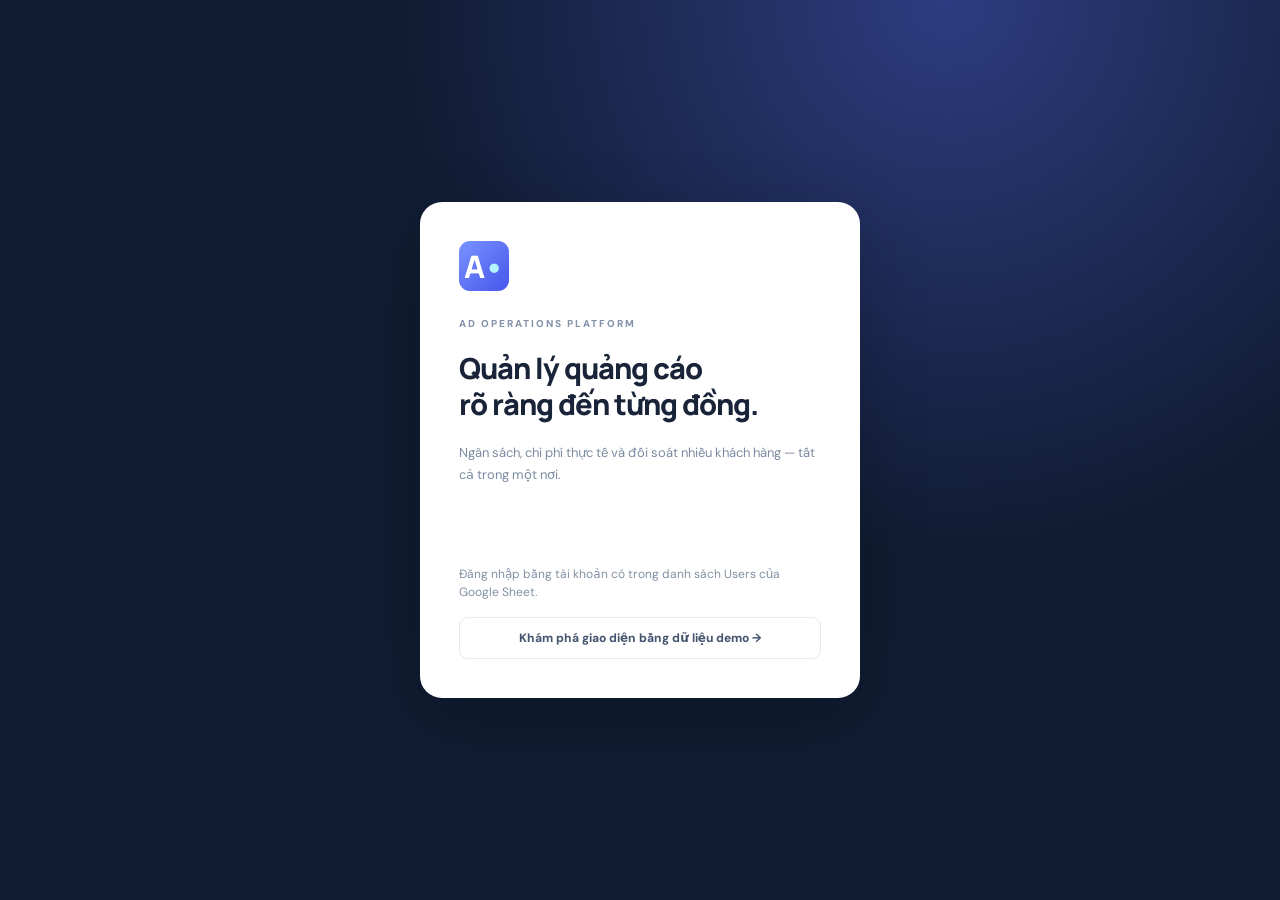
<file: index.html>
<!doctype html>
<html lang="vi">
<head>
  <meta charset="UTF-8" />
  <meta name="robots" content="noindex,nofollow" />
  <meta http-equiv="refresh" content="0; url=ads-reconcile/" />
  <title>AdLedger</title>
  <script>location.replace('ads-reconcile/' + location.search + location.hash);</script>
</head>
<body><a href="ads-reconcile/">Mở AdLedger →</a></body>
</html>
</file>
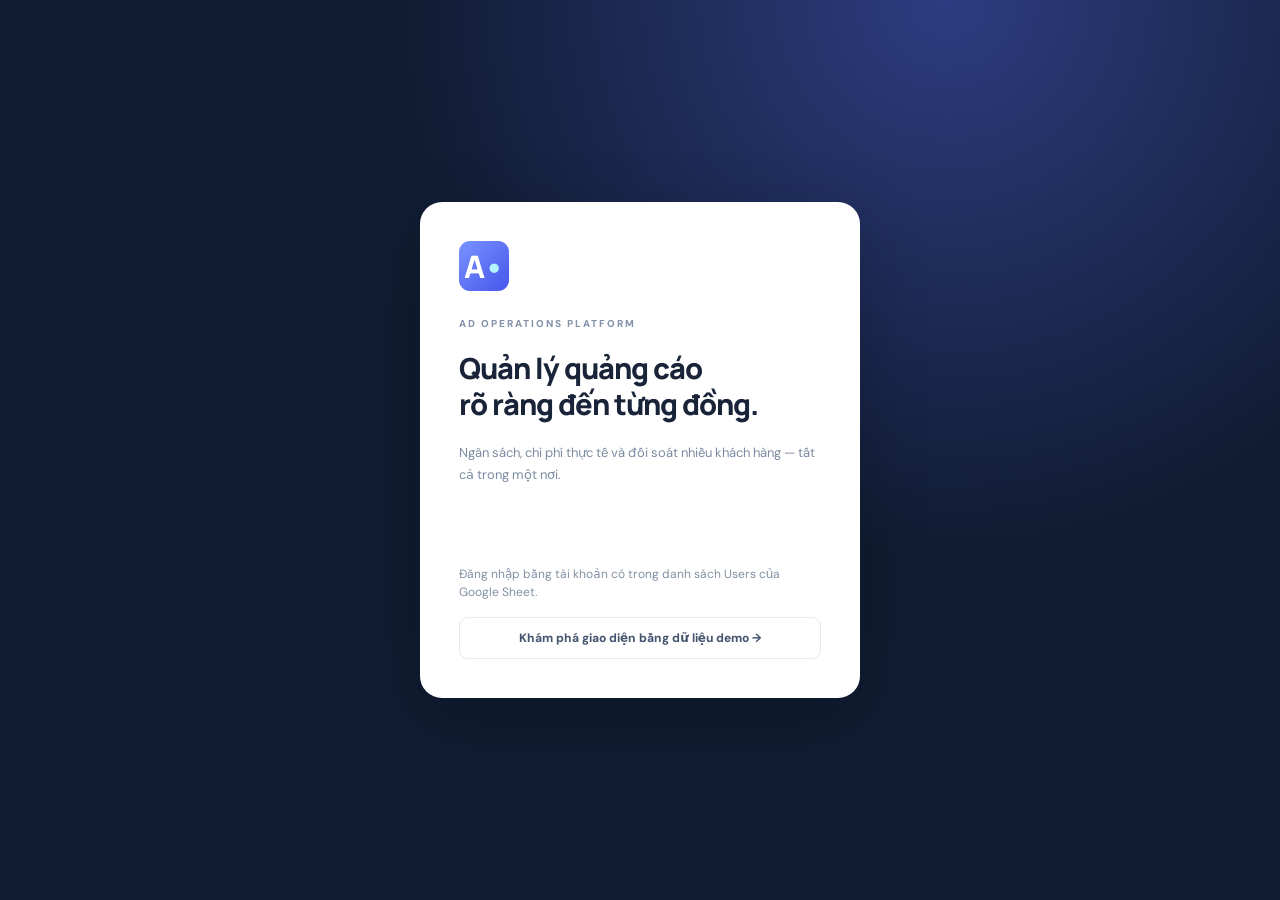
<file: ads-reconcile/index.html>
<!doctype html>
<html lang="vi">
<head>
  <meta charset="UTF-8" />
  <meta name="viewport" content="width=device-width,initial-scale=1" />
  <meta name="robots" content="noindex,nofollow" />
  <meta name="theme-color" content="#121e37" />
  <title>AdLedger — Quản lý đối soát quảng cáo</title>
  <link rel="stylesheet" href="styles.css" />
  <script defer src="https://accounts.google.com/gsi/client"></script>
  <script defer src="config.js"></script>
  <script defer src="core.js"></script>
  <script defer src="app.js"></script>
</head>
<body>
  <div id="loginScreen" class="login-screen hidden">
    <div class="login-card">
      <div class="brand-icon large">A<span>•</span></div>
      <div class="eyebrow">AD OPERATIONS PLATFORM</div>
      <h1>Quản lý quảng cáo<br/>rõ ràng đến từng đồng.</h1>
      <p>Ngân sách, chi phí thực tế và đối soát nhiều khách hàng — tất cả trong một nơi.</p>
      <div id="googleButton" class="google-button"></div>
      <div id="loginNotice" class="muted small">Đăng nhập Google bằng tài khoản đã được cấp quyền.</div>
      <button id="demoLoginBtn" class="btn btn-soft demo-btn">Khám phá giao diện bằng dữ liệu demo →</button>
    </div>
  </div>

  <div id="appShell" class="app-shell hidden">
    <aside class="sidebar" id="sidebar">
      <div class="brand"><div class="brand-icon">A<span>•</span></div><div><strong>AdLedger</strong><small>AD SPEND MANAGER</small></div></div>
      <div class="workspace"><span class="workspace-avatar">AM</span><div><span class="workspace-name">Không gian làm việc</span><small>Quản lý & đối soát</small></div><span class="chevron">⌄</span></div>
      <div class="nav-label">TỔNG QUAN</div>
      <nav id="mainNav" aria-label="Điều hướng chính">
        <button class="nav-item active" data-page="dashboard"><span class="nav-icon">◫</span> Tổng quan</button>
        <button class="nav-item" data-page="settlements"><span class="nav-icon">▤</span> Đối soát tuần</button>
        <div class="nav-label inset">VẬN HÀNH</div>
        <button class="nav-item" data-page="expenses"><span class="nav-icon">▧</span> Chi phí quảng cáo</button>
        <button class="nav-item" data-page="payments"><span class="nav-icon">⇄</span> Thanh toán</button>
        <button class="nav-item" data-page="campaigns"><span class="nav-icon">◎</span> Chiến dịch & ngân sách</button>
        <div class="nav-label inset">DANH MỤC</div>
        <button class="nav-item" data-page="clients"><span class="nav-icon">♙</span> Khách hàng</button>
        <button class="nav-item" data-page="accounts"><span class="nav-icon">▣</span> Tài khoản quảng cáo</button>
        <button class="nav-item" data-page="platforms"><span class="nav-icon">◈</span> Nền tảng</button>
        <div class="nav-label inset" data-admin-only>HỆ THỐNG</div>
        <button class="nav-item" data-page="users" data-admin-only><span class="nav-icon">♧</span> Tài khoản khách</button>
        <button class="nav-item" data-page="settings" data-admin-only><span class="nav-icon">⚙</span> QR & ngân hàng</button>
      </nav>
      <div class="sidebar-bottom"><div class="side-help"><span>✦</span><strong>Dữ liệu được đồng bộ</strong><small>Google Sheets + Apps Script</small></div><button id="logoutBtn" class="logout-btn">↪ &nbsp; Đăng xuất</button></div>
    </aside>

    <div class="main-area">
      <header class="topbar"><div class="topbar-left"><button id="menuBtn" class="icon-btn menu-btn" aria-label="Mở menu">☰</button><span class="breadcrumb">QUẢN LÝ QUẢNG CÁO <span class="divider">/</span> <strong id="breadcrumbCurrent">Tổng quan</strong></span></div><div class="topbar-right"><span id="modeBadge" class="mode-badge">Dữ liệu Demo</span><button type="button" id="demoRoleBtn" class="btn btn-soft btn-small hidden">Xem như khách</button><span id="syncStatus" class="sync-status">● Sẵn sàng</span><button id="refreshBtn" class="icon-btn" title="Tải lại dữ liệu">↻</button><span class="user-avatar" id="userAvatar">AD</span></div></header>
      <main class="content">
        <div class="page-heading"><div><div class="eyebrow" id="pageEyebrow">BÁO CÁO VẬN HÀNH</div><h1 id="pageTitle">Tổng quan quảng cáo</h1><p id="pageDescription">Theo dõi hiệu suất ngân sách và đối soát của tất cả khách hàng.</p></div><div id="headingAction" class="heading-action"></div></div>
        <div class="filter-bar"><div class="filter-group"><label for="clientFilter">Khách hàng</label><select id="clientFilter"></select></div><div class="filter-group"><label for="weekDate">Kỳ đối soát (Thứ Hai – Chủ Nhật)</label><div class="week-control"><button id="prevWeek" title="Tuần trước">‹</button><input type="date" id="weekDate"/><button id="nextWeek" title="Tuần sau">›</button></div></div><div id="weekLabel" class="week-chip"></div></div>
        <div id="view"></div>
        <footer class="footer">© <span id="currentYear"></span> AdLedger <span>•</span> Dữ liệu đối soát nội bộ <span>•</span> Múi giờ: GMT+7</footer>
      </main>
    </div>
  </div>
  <div id="overlay" class="overlay hidden" role="presentation"><div class="modal" role="dialog" aria-modal="true" aria-labelledby="modalTitle"><div class="modal-head"><div><div class="eyebrow" id="modalEyebrow">QUẢN LÝ DỮ LIỆU</div><h2 id="modalTitle">Thêm mới</h2></div><button class="icon-btn" id="closeModal" aria-label="Đóng">✕</button></div><form id="entityForm"><div id="modalBody" class="modal-body"></div><div class="modal-actions"><button type="button" id="cancelModal" class="btn btn-soft">Hủy bỏ</button><button type="submit" class="btn btn-primary" id="saveModal">Lưu thông tin</button></div></form></div></div>
  <div id="toast" role="status" class="toast hidden"></div>
</body>
</html>
</file>
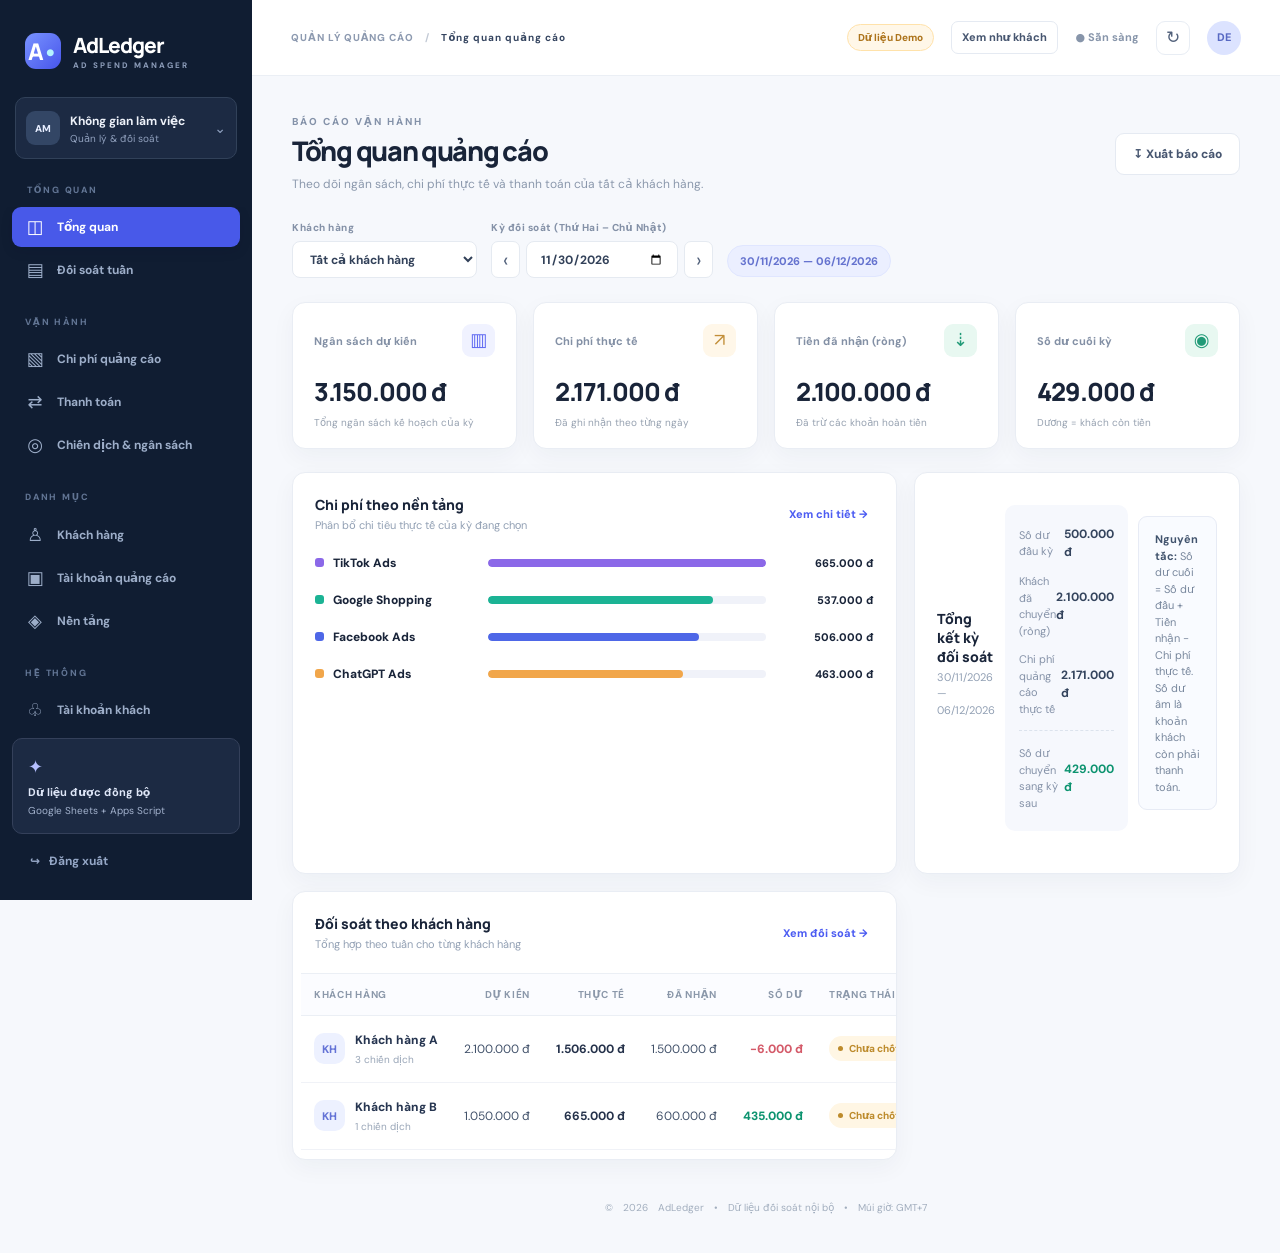
<file: adledger-demo-v2.html>
<!doctype html>
<html lang="vi">
<head>
  <meta charset="UTF-8" />
  <meta name="viewport" content="width=device-width,initial-scale=1" />
  <meta name="robots" content="noindex,nofollow" />
  <meta name="theme-color" content="#121e37" />
  <title>AdLedger — Quản lý đối soát quảng cáo</title>
  <style>
@import url('https://fonts.googleapis.com/css2?family=DM+Sans:wght@400;500;600;700;800&family=Manrope:wght@400;500;600;700;800&display=swap');
:root{--nav:#101d32;--navsoft:#223250;--accent:#4c5df7;--accent2:#eef0ff;--ink:#192439;--muted:#8190a3;--border:#e7ebf2;--bg:#f6f8fc;--white:#fff;--green:#139e73;--red:#e45665;--orange:#d99a2e;--shadow:0 8px 24px rgba(21,38,70,.045)}
*{box-sizing:border-box}body{margin:0;background:var(--bg);font:14px/1.5 'DM Sans',system-ui,sans-serif;color:var(--ink)}button,input,select,textarea{font:inherit}button{cursor:pointer}button:disabled{cursor:not-allowed;opacity:.55}a{color:var(--accent)}.hidden{display:none!important}.muted{color:var(--muted)}.small{font-size:12px}.eyebrow{font-size:10px;letter-spacing:2px;color:#8492a9;font-weight:800}.app-shell{min-height:100vh;display:flex}.sidebar{width:252px;background:var(--nav);color:#a3b2cd;position:fixed;top:0;left:0;bottom:0;display:flex;flex-direction:column;z-index:12}.brand{padding:31px 25px 26px;display:flex;align-items:center;gap:12px;color:#fff}.brand strong{font:800 21px 'Manrope',sans-serif;letter-spacing:-1px}.brand small{display:block;letter-spacing:2px;font-size:8px;color:#8c9cb9;font-weight:800}.brand-icon{background:linear-gradient(135deg,#7993ff,#4755eb);width:36px;height:36px;display:flex;align-items:center;justify-content:center;border-radius:11px;color:#fff;font:800 23px 'Manrope',sans-serif}.brand-icon span{color:#b4f4ff;margin-left:-2px}.workspace{margin:0 15px 25px;padding:12px 10px;background:#1c2a43;border:1px solid #314159;border-radius:10px;display:flex;gap:10px;align-items:center}.workspace-avatar{display:grid;place-items:center;background:#334665;color:#e6edff;width:34px;height:34px;border-radius:9px;font-size:10px;font-weight:800}.workspace-name{color:#eef2fa;font-size:12px;font-weight:700}.workspace small{display:block;font-size:10px;color:#91a1be}.chevron{margin-left:auto;color:#8fa1c0}.nav-label{padding:0 27px 9px;font-size:9px;font-weight:800;letter-spacing:1.8px;color:#627594}.nav-label.inset{padding:23px 13px 10px}.sidebar nav{padding:0 12px;overflow:auto;scrollbar-width:thin}.nav-item{display:flex;align-items:center;gap:12px;text-align:left;width:100%;border:0;border-radius:9px;background:none;color:#9daec9;padding:11px 13px;margin-bottom:3px;font-size:12px;font-weight:700;transition:.15s}.nav-item:hover{background:#202f48;color:#fff}.nav-item.active{background:#4859e9;color:#fff;box-shadow:0 4px 12px #080e2a22}.nav-icon{font-size:18px;font-weight:400;display:inline-grid;place-items:center;width:20px;line-height:1}.sidebar-bottom{margin-top:auto;padding:12px}.side-help{background:#1c2a43;border:1px solid #34405a;border-radius:10px;padding:15px;display:flex;gap:3px;flex-direction:column}.side-help span{color:#b5bfff;font-size:18px}.side-help strong{color:#dfe7f8;font-size:11px}.side-help small{font-size:10px}.logout-btn{width:100%;border:0;background:transparent;text-align:left;color:#95a7c6;padding:18px;font-weight:700;font-size:12px}.main-area{margin-left:252px;min-width:0;flex:1}.topbar{height:76px;padding:0 39px;display:flex;align-items:center;justify-content:space-between;background:#fff;border-bottom:1px solid #ebeff5}.topbar-left,.topbar-right{display:flex;align-items:center;gap:17px}.breadcrumb{color:#8d9ab0;letter-spacing:1px;font-size:10px;font-weight:800}.breadcrumb strong{color:#34445f}.divider{padding:0 8px;color:#c2c9d5}.mode-badge{background:#fff7e8;border:1px solid #ffe2aa;color:#ad741c;padding:5px 10px;border-radius:30px;font-size:10px;font-weight:800}.mode-badge.live{color:#07885e;background:#eafaf4;border-color:#c9eee1}.sync-status{color:#8795aa;font-size:11px;font-weight:700}.icon-btn{border:1px solid #e8edf4;background:#fff;color:#52617b;border-radius:9px;width:34px;height:34px;display:grid;place-items:center;font-size:17px}.user-avatar{display:grid;place-items:center;background:#dce3ff;color:#5869c3;width:34px;height:34px;border-radius:50%;font-weight:800;font-size:11px}.menu-btn{display:none}.content{max-width:1590px;margin:auto;padding:38px 40px}.page-heading{display:flex;align-items:center;justify-content:space-between;gap:20px;margin-bottom:27px}.page-heading h1{font:800 27px/1.2 'Manrope',sans-serif;letter-spacing:-1.3px;margin:6px 0 8px}.page-heading p{color:#8b98ac;margin:0;font-size:12px}.heading-action{display:flex;gap:9px}.btn{display:inline-flex;gap:8px;align-items:center;justify-content:center;border-radius:9px;border:1px solid transparent;padding:11px 17px;font-size:12px;font-weight:800;white-space:nowrap}.btn-primary{background:#4d5cf4;color:#fff;box-shadow:0 7px 16px #4d5cf42b}.btn-primary:hover{background:#3d4ae2}.btn-soft{background:#fff;border-color:#e5eaf2;color:#475670}.btn-danger{background:#fff0f2;color:#bd4558;border:1px solid #ffd7df}.btn-small{padding:7px 10px;border-radius:7px;font-size:11px}.filter-bar{display:flex;align-items:end;gap:14px;margin-bottom:24px;flex-wrap:wrap}.filter-group{display:flex;flex-direction:column;gap:6px}.filter-group label{font-size:10px;letter-spacing:.5px;color:#8491a7;font-weight:800}.filter-group select,.filter-group input{height:37px;padding:0 13px;border:1px solid #e5eaf1;background:#fff;border-radius:8px;color:#324159;outline:none;min-width:185px;font-size:12px;font-weight:700}.filter-group input{min-width:144px;width:152px}.week-control{display:flex;align-items:center;gap:6px}.week-control button{height:37px;width:29px;border:1px solid #e5eaf1;border-radius:7px;background:#fff;color:#52617b;font-size:20px}.week-chip{background:#ebefff;color:#6573cf;border:1px solid #e0e6ff;border-radius:100px;padding:7px 12px;font-size:11px;font-weight:800;margin-bottom:1px}.kpis{display:grid;grid-template-columns:repeat(4,minmax(0,1fr));gap:16px;margin-bottom:23px}.card,.panel{border:1px solid #e9edf4;background:#fff;border-radius:13px;box-shadow:var(--shadow)}.kpi{padding:21px 21px 18px;position:relative;overflow:hidden}.kpi-top{display:flex;align-items:center;justify-content:space-between}.kpi-title{color:#8390a5;font-size:11px;font-weight:700}.kpi-icon{height:33px;width:33px;border-radius:9px;display:grid;place-items:center;background:#f0f2ff;color:#606af2;font-size:18px}.kpi-icon.green{background:#e8f8f1;color:#219a77}.kpi-icon.orange{background:#fff7e9;color:#c28e39}.kpi-icon.red{background:#fff0f1;color:#d96973}.kpi-value{font:800 clamp(18px,2vw,25px) 'Manrope',sans-serif;letter-spacing:-1px;margin:17px 0 6px;white-space:nowrap}.kpi-foot{font-size:10px;color:#96a1b0}.kpi-foot strong{color:#1c9870}.grid-two{display:grid;grid-template-columns:minmax(0,1.3fr) minmax(310px,.7fr);gap:17px;margin-bottom:23px}.panel{padding:22px}.panel-header{display:flex;justify-content:space-between;gap:10px;align-items:center;margin-bottom:20px}.panel-title{font:800 14px 'Manrope',sans-serif}.panel-sub{font-size:11px;color:#92a0b4;margin-top:3px}.panel-link{color:#4c5cf2;border:0;background:transparent;font-size:11px;font-weight:800}.platform-row{display:grid;grid-template-columns:160px minmax(90px,1fr) 95px;align-items:center;gap:13px;margin:19px 0}.platform-name{display:flex;align-items:center;gap:9px;font-size:12px;font-weight:800}.platform-dot{width:9px;height:9px;border-radius:3px;display:inline-block}.bar-track{height:8px;background:#f0f2f9;border-radius:10px;overflow:hidden}.bar-fill{height:100%;border-radius:10px}.bar-value{font-size:11px;font-weight:800;text-align:right}.summary-box{background:#f6f8fd;padding:14px;border-radius:10px;margin-top:10px}.summary-line{display:flex;justify-content:space-between;align-items:center;font-size:11px;color:#8592a8;padding:6px 0}.summary-line strong{color:#34445d;font-size:12px}.summary-line.total{border-top:1px dashed #dce3ed;margin-top:7px;padding-top:14px}.panel table,.data-table{width:100%;border-collapse:collapse;text-align:left}.table-wrap{overflow:auto}.data-table th{background:#fbfcff;border-bottom:1px solid #ebeff5;border-top:1px solid #ebeff5;padding:13px 13px;color:#8b98aa;text-transform:uppercase;letter-spacing:.7px;font-size:10px;white-space:nowrap}.data-table td{padding:15px 13px;border-bottom:1px solid #f0f2f7;font-size:12px;color:#41516a;white-space:nowrap}.data-table tbody tr:hover{background:#fafbff}.data-table strong{color:#24314a}.data-table td.numeric,.data-table th.numeric{text-align:right}.data-table td.actions{text-align:right}.table-panel{padding:0;overflow:hidden}.table-panel .panel-header{margin:0;padding:22px 22px 20px}.table-panel .table-wrap{padding:0 8px 9px}.pill{display:inline-flex;align-items:center;gap:6px;border-radius:100px;padding:5px 9px;font-size:10px;font-weight:800}.pill.green{color:#138967;background:#e7f8f0}.pill.orange{color:#bd8b2c;background:#fff6e4}.pill.red{color:#ca5060;background:#fff0f2}.pill.gray{color:#707e93;background:#edf0f5}.pill.blue{color:#5868dc;background:#eef0ff}.dot{width:5px;height:5px;border-radius:50%;background:currentColor}.text-green{color:#0c936f!important}.text-red{color:#d45a69!important}.text-muted{color:#96a2b4!important}.stat-strong{font-weight:800}.row-title{display:block;font-weight:800;color:#263550}.row-sub{display:block;color:#97a4b6;font-size:10px;margin-top:3px}.row-avatar{width:31px;height:31px;border-radius:10px;display:inline-grid;place-items:center;background:#edf1ff;color:#6473d6;font-size:11px;font-weight:800;flex-shrink:0}.row-with-avatar{display:flex;align-items:center;gap:10px}.action-link{border:none;background:none;color:#5767e9;font-size:11px;font-weight:800;padding:5px}.action-link.delete{color:#d15d6b}.empty{padding:45px 22px;text-align:center;color:#8b99ac;font-size:12px}.empty .empty-icon{font-size:36px;margin-bottom:7px}.note-block{padding:14px 16px;border-radius:9px;border:1px solid #e7ebf5;background:#f9fbff;color:#78879d;font-size:11px;margin:16px 0}.note-block strong{color:#41536d}.section-actions{display:flex;gap:9px}.badge-platform{display:inline-flex;align-items:center;gap:6px;font-size:11px;font-weight:700}.list-stats{display:grid;grid-template-columns:repeat(3,1fr);gap:13px;margin-bottom:20px}.mini-stat{padding:18px 19px}.mini-stat span{font-size:11px;color:#8695aa}.mini-stat strong{display:block;margin-top:6px;font:800 20px 'Manrope',sans-serif}.settle-head{padding:18px 22px;display:flex;justify-content:space-between;align-items:center;gap:10px;background:#f8faff;border-bottom:1px solid #e9eef8}.settle-head h3{margin:0;font:800 15px 'Manrope',sans-serif}.settle-head p{margin:4px 0 0;color:#8796aa;font-size:11px}.settle-grid{display:grid;grid-template-columns:repeat(3,1fr);gap:13px;padding:20px 22px}.settle-cell{padding:15px;border:1px solid #eaf0f6;border-radius:10px}.settle-cell span{display:block;font-size:10px;color:#8897ab;font-weight:700;margin-bottom:8px}.settle-cell strong{font:800 17px 'Manrope',sans-serif}.settle-footer{background:#f8faff;border-top:1px solid #edf0f8;padding:17px 22px;display:flex;justify-content:space-between;gap:10px;align-items:center}.settle-footer .balance{font:800 20px 'Manrope',sans-serif}.settle-footer small{color:#8591a7}.settle-card{margin-bottom:19px;overflow:hidden}.settle-detail{padding:4px 22px 20px}.settle-detail-title{font-weight:800;font-size:11px;margin:12px 0}.split-columns{display:grid;grid-template-columns:1fr 1fr;gap:15px}.data-compact{width:100%;border-collapse:collapse;font-size:11px}.data-compact td,.data-compact th{padding:9px 6px;border-bottom:1px solid #eef2f7;text-align:left}.data-compact td:last-child,.data-compact th:last-child{text-align:right}.data-compact th{font-size:10px;color:#8a98ad}.footer{color:#a2aebe;text-align:center;font-size:10px;margin-top:40px}.footer span{padding:0 7px}.overlay{position:fixed;inset:0;background:#121f39b3;z-index:30;display:flex;align-items:center;justify-content:center;padding:15px}.modal{width:min(580px,100%);max-height:92vh;overflow:auto;background:#fff;border-radius:17px;box-shadow:0 20px 60px #0002}.modal-head{padding:23px 27px;border-bottom:1px solid #eef1f5;display:flex;justify-content:space-between;align-items:start}.modal-head h2{margin:5px 0 0;font:800 20px 'Manrope',sans-serif}.modal-body{padding:23px 27px;display:grid;grid-template-columns:1fr 1fr;gap:15px}.field{display:flex;flex-direction:column;gap:7px;min-width:0}.field.full{grid-column:1/-1}.field label{font-size:11px;font-weight:800;color:#51617b}.field label .required{color:#ed5865}.field input,.field select,.field textarea{width:100%;border:1px solid #dfe6f0;border-radius:8px;background:#fff;color:#34445b;padding:11px;outline:none;font-size:12px}.field textarea{min-height:90px;resize:vertical}.field small{color:#99a5b7;font-size:10px}.modal-actions{padding:17px 27px 24px;display:flex;justify-content:end;gap:8px;border-top:1px solid #f0f2f6}.toast{position:fixed;bottom:24px;right:25px;max-width:340px;background:#182a43;color:#fff;border-radius:10px;padding:13px 18px;box-shadow:0 12px 40px #0002;z-index:50;font-size:12px}.toast.error{background:#b74055}.toast.success{background:#167e62}.login-screen{min-height:100vh;display:grid;place-items:center;background:radial-gradient(circle at 74% 0%,#2d3c80 0%,transparent 42%),#101c32;padding:25px}.login-card{width:min(440px,100%);background:#fff;padding:39px;border-radius:22px;box-shadow:0 20px 70px #0003}.login-card .brand-icon.large{height:50px;width:50px;font-size:31px;margin-bottom:25px}.login-card h1{font:800 29px/1.25 'Manrope',sans-serif;letter-spacing:-1px}.login-card p{font-size:13px;color:#7c8ba2;line-height:1.7}.google-button{margin-top:25px;min-height:42px}.demo-btn{width:100%;margin-top:16px}.login-card .muted{margin-top:12px}.print-only{display:none}
@media(max-width:1180px){.kpis{grid-template-columns:repeat(2,minmax(0,1fr))}.grid-two{grid-template-columns:1fr}.content{padding:32px 25px}.topbar{padding:0 26px}}
@media(max-width:760px){.sidebar{transform:translateX(-100%);transition:transform .2s}.sidebar.open{transform:translateX(0)}.main-area{margin-left:0}.menu-btn{display:grid}.topbar{height:65px;padding:0 17px}.breadcrumb{font-size:9px}.topbar-right{gap:9px}.sync-status{display:none}.content{padding:25px 15px}.page-heading{align-items:start;flex-direction:column}.page-heading h1{font-size:24px}.kpis{gap:10px}.kpi{padding:15px}.kpi-value{font-size:19px}.platform-row{grid-template-columns:120px minmax(60px,1fr) 78px;gap:8px}.panel{padding:17px}.settle-grid{grid-template-columns:repeat(2,1fr);padding:14px}.split-columns{grid-template-columns:1fr}.mode-badge{display:none}.filter-bar{gap:9px}.week-chip{width:100%;margin:0}.modal-body{grid-template-columns:1fr}.field.full{grid-column:1}.list-stats{grid-template-columns:1fr}.settle-footer{align-items:start;flex-direction:column}}
@media print{.sidebar,.topbar,.filter-bar,.heading-action,.action-link,.section-actions,.btn,.footer,.toast{display:none!important}.main-area{margin:0}.content{max-width:none;padding:8px}.page-heading{margin-bottom:10px}.kpis,.grid-two{display:none}.print-only{display:block}.settle-card{break-inside:avoid}.settle-grid{grid-template-columns:repeat(3,1fr)}body{background:#fff}}

/* V2: cổng khách hàng, xác nhận chuyển khoản hai bước & cấu hình QR */
.payment-guide{padding:15px 18px;border:1px solid #cfdcff;border-radius:11px;background:#f2f6ff;color:#42547c;font-size:12px;line-height:1.85;margin-bottom:17px}
.payment-qr{display:grid;grid-template-columns:minmax(200px,1fr) minmax(220px,1.2fr);gap:26px;margin-bottom:20px;align-items:center}
.payment-qr .panel-sub{line-height:1.6;margin:8px 0 14px}
.qr-image{display:block;width:min(245px,100%);aspect-ratio:1/1;object-fit:contain;border:1px solid #e6ecf5;background:white;border-radius:13px;padding:8px;margin-top:15px}
.qr-missing{width:min(245px,100%);min-height:155px;display:grid;place-items:center;text-align:center;border:2px dashed #d9e1ef;border-radius:13px;background:#f8faff;color:#8190aa;padding:20px;font-size:12px;margin-top:15px}
.bank-lines{display:grid;gap:14px}
.bank-lines>div{display:flex;flex-direction:column;gap:5px;border-bottom:1px solid #eff2f8;padding-bottom:9px}
.bank-lines small{color:#8f9cb0;font-size:10px;font-weight:700}
.bank-lines strong{color:#273953;font-size:14px;word-break:break-word}
.bank-lines .btn{justify-self:start;margin-top:4px;white-space:normal;line-height:1.5;text-align:center}
.settings-panel{max-width:920px}.settings-panel hr{border:0;border-top:1px solid #e8edf5;margin:28px 0}
.settings-form{display:grid;grid-template-columns:1fr 1fr;gap:16px;margin-top:22px}
.settings-form>.btn{grid-column:1/-1;justify-self:start}
.qr-upload{display:flex;flex-wrap:wrap;align-items:center;gap:17px;margin-top:19px}.qr-upload input[type=file]{max-width:270px;font-size:12px;color:#67778f}
@media(max-width:760px){.payment-qr{grid-template-columns:1fr;gap:16px}.settings-form{grid-template-columns:1fr}.settings-form>.btn{grid-column:1}}

</style>




</head>
<body>
  <div id="loginScreen" class="login-screen hidden">
    <div class="login-card">
      <div class="brand-icon large">A<span>•</span></div>
      <div class="eyebrow">AD OPERATIONS PLATFORM</div>
      <h1>Quản lý quảng cáo<br/>rõ ràng đến từng đồng.</h1>
      <p>Ngân sách, chi phí thực tế và đối soát nhiều khách hàng — tất cả trong một nơi.</p>
      <div id="googleButton" class="google-button"></div>
      <div id="loginNotice" class="muted small">Đăng nhập Google bằng tài khoản đã được cấp quyền.</div>
      <button id="demoLoginBtn" class="btn btn-soft demo-btn">Khám phá giao diện bằng dữ liệu demo →</button>
    </div>
  </div>

  <div id="appShell" class="app-shell hidden">
    <aside class="sidebar" id="sidebar">
      <div class="brand"><div class="brand-icon">A<span>•</span></div><div><strong>AdLedger</strong><small>AD SPEND MANAGER</small></div></div>
      <div class="workspace"><span class="workspace-avatar">AM</span><div><span class="workspace-name">Không gian làm việc</span><small>Quản lý & đối soát</small></div><span class="chevron">⌄</span></div>
      <div class="nav-label">TỔNG QUAN</div>
      <nav id="mainNav" aria-label="Điều hướng chính">
        <button class="nav-item active" data-page="dashboard"><span class="nav-icon">◫</span> Tổng quan</button>
        <button class="nav-item" data-page="settlements"><span class="nav-icon">▤</span> Đối soát tuần</button>
        <div class="nav-label inset">VẬN HÀNH</div>
        <button class="nav-item" data-page="expenses"><span class="nav-icon">▧</span> Chi phí quảng cáo</button>
        <button class="nav-item" data-page="payments"><span class="nav-icon">⇄</span> Thanh toán</button>
        <button class="nav-item" data-page="campaigns"><span class="nav-icon">◎</span> Chiến dịch & ngân sách</button>
        <div class="nav-label inset">DANH MỤC</div>
        <button class="nav-item" data-page="clients"><span class="nav-icon">♙</span> Khách hàng</button>
        <button class="nav-item" data-page="accounts"><span class="nav-icon">▣</span> Tài khoản quảng cáo</button>
        <button class="nav-item" data-page="platforms"><span class="nav-icon">◈</span> Nền tảng</button>
        <div class="nav-label inset" data-admin-only>HỆ THỐNG</div>
        <button class="nav-item" data-page="users" data-admin-only><span class="nav-icon">♧</span> Tài khoản khách</button>
        <button class="nav-item" data-page="settings" data-admin-only><span class="nav-icon">⚙</span> QR & ngân hàng</button>
      </nav>
      <div class="sidebar-bottom"><div class="side-help"><span>✦</span><strong>Dữ liệu được đồng bộ</strong><small>Google Sheets + Apps Script</small></div><button id="logoutBtn" class="logout-btn">↪ &nbsp; Đăng xuất</button></div>
    </aside>

    <div class="main-area">
      <header class="topbar"><div class="topbar-left"><button id="menuBtn" class="icon-btn menu-btn" aria-label="Mở menu">☰</button><span class="breadcrumb">QUẢN LÝ QUẢNG CÁO <span class="divider">/</span> <strong id="breadcrumbCurrent">Tổng quan</strong></span></div><div class="topbar-right"><span id="modeBadge" class="mode-badge">Dữ liệu Demo</span><button type="button" id="demoRoleBtn" class="btn btn-soft btn-small hidden">Xem như khách</button><span id="syncStatus" class="sync-status">● Sẵn sàng</span><button id="refreshBtn" class="icon-btn" title="Tải lại dữ liệu">↻</button><span class="user-avatar" id="userAvatar">AD</span></div></header>
      <main class="content">
        <div class="page-heading"><div><div class="eyebrow" id="pageEyebrow">BÁO CÁO VẬN HÀNH</div><h1 id="pageTitle">Tổng quan quảng cáo</h1><p id="pageDescription">Theo dõi hiệu suất ngân sách và đối soát của tất cả khách hàng.</p></div><div id="headingAction" class="heading-action"></div></div>
        <div class="filter-bar"><div class="filter-group"><label for="clientFilter">Khách hàng</label><select id="clientFilter"></select></div><div class="filter-group"><label for="weekDate">Kỳ đối soát (Thứ Hai – Chủ Nhật)</label><div class="week-control"><button id="prevWeek" title="Tuần trước">‹</button><input type="date" id="weekDate"/><button id="nextWeek" title="Tuần sau">›</button></div></div><div id="weekLabel" class="week-chip"></div></div>
        <div id="view"></div>
        <footer class="footer">© <span id="currentYear"></span> AdLedger <span>•</span> Dữ liệu đối soát nội bộ <span>•</span> Múi giờ: GMT+7</footer>
      </main>
    </div>
  </div>
  <div id="overlay" class="overlay hidden" role="presentation"><div class="modal" role="dialog" aria-modal="true" aria-labelledby="modalTitle"><div class="modal-head"><div><div class="eyebrow" id="modalEyebrow">QUẢN LÝ DỮ LIỆU</div><h2 id="modalTitle">Thêm mới</h2></div><button class="icon-btn" id="closeModal" aria-label="Đóng">✕</button></div><form id="entityForm"><div id="modalBody" class="modal-body"></div><div class="modal-actions"><button type="button" id="cancelModal" class="btn btn-soft">Hủy bỏ</button><button type="submit" class="btn btn-primary" id="saveModal">Lưu thông tin</button></div></form></div></div>
  <div id="toast" role="status" class="toast hidden"></div>
<script>window.ADLEDGER_CONFIG={API_URL:"",GOOGLE_CLIENT_ID:"",DEMO_ALLOWED:true};</script>
<script>
/* Tính toán độc lập, dùng được trên browser lẫn Node.js để kiểm thử. */
(function (root) {
  'use strict';
  const toDate = (s) => new Date(String(s).slice(0,10) + 'T12:00:00Z');
  const iso = (d) => d.toISOString().slice(0,10);
  function addDays(date, days) { const d = toDate(date); d.setUTCDate(d.getUTCDate() + days); return iso(d); }
  function monday(date) { const d = toDate(date); d.setUTCDate(d.getUTCDate() - ((d.getUTCDay() + 6) % 7)); return iso(d); }
  const num = (v) => Number(v) || 0;
  const isYes = (v) => v === true || String(v).toUpperCase() === 'TRUE';
  function planned(campaign, week) {
    if (campaign.status === 'DRAFT') return 0;
    const end = addDays(week, 6);
    const from = campaign.start_date > week ? campaign.start_date : week;
    const until = campaign.end_date && campaign.end_date < end ? campaign.end_date : end;
    if (!from || from > until) return 0;
    const days = Math.round((toDate(until) - toDate(from)) / 86400000) + 1;
    return days * num(campaign.daily_budget);
  }
  function calc(data, clientId, week) {
    const campaignById = Object.fromEntries((data.campaigns || []).map(x => [x.id, x]));
    const expenses = (data.expenses || []).filter(x => campaignById[x.campaign_id]?.client_id === clientId);
    const payments = (data.payments || []).filter(x => x.client_id === clientId && (!x.status || x.status === 'CONFIRMED'));
    const client = (data.clients || []).find(x => x.id === clientId) || {};
    const next = addDays(week, 7);
    const spent = expenses.filter(x => x.date >= week && x.date < next).reduce((s,x) => s + num(x.amount), 0);
    const paid = payments.filter(x => x.week_start === week).reduce((s,x) => s + (x.type === 'REFUND' ? -1 : 1) * num(x.amount), 0);
    const priorSpent = expenses.filter(x => x.date < week).reduce((s,x) => s + num(x.amount), 0);
    const priorPaid = payments.filter(x => x.week_start < week).reduce((s,x) => s + (x.type === 'REFUND' ? -1 : 1) * num(x.amount), 0);
    const opening = num(client.opening_balance) + priorPaid - priorSpent;
    const budget = (data.campaigns || []).filter(x => x.client_id === clientId).reduce((s,x) => s + planned(x,week), 0);
    const closing = (data.closings || []).find(x => x.client_id === clientId && x.week_start === week && x.status === 'CONFIRMED');
    if (closing) return {clientId, week, planned:num(closing.planned),spent:num(closing.spent),paid:num(closing.paid),opening:num(closing.opening),ending:num(closing.ending),status:'CONFIRMED',closing};
    return {clientId,week,planned:budget,spent,paid,opening,ending:opening + paid - spent,status:'OPEN',closing:null};
  }
  function total(rows, key) { return rows.reduce((s,r) => s + num(r[key]),0); }
  const core = {addDays,monday,num,isYes,planned,calc,total};
  if (typeof module !== 'undefined' && module.exports) module.exports = core;
  root.AdLedgerCore = core;
})(typeof window !== 'undefined' ? window : globalThis);

</script>
<script>
/* AdLedger — UI & Google Apps Script API client. Không dùng thư viện build. */
(() => {
'use strict';
const CFG = window.ADLEDGER_CONFIG || {};
const C = window.AdLedgerCore;
const KEYS = ['clients','platforms','accounts','campaigns','expenses','payments','closings','users'];
const titles = {users:['Tài khoản đăng nhập','Cấp email Google và phân quyền theo từng khách hàng.','QUẢN LÝ QUYỀN'],settings:['QR & thông tin thanh toán','Tải mã QR của bạn lên để khách quét khi thanh toán.','CẤU HÌNH NHẬN TIỀN'],dashboard:['Tổng quan quảng cáo','Theo dõi ngân sách, chi phí thực tế và thanh toán của tất cả khách hàng.','BÁO CÁO VẬN HÀNH'],settlements:['Đối soát hàng tuần','Tổng hợp tiền quảng cáo, số dư chuyển kỳ và xác nhận số liệu.','QUẢN LÝ ĐỐI SOÁT'],expenses:['Chi phí quảng cáo','Ghi nhận số tiền thực tế đã chi cho từng chiến dịch, từng ngày.','SỔ CHI PHÍ'],payments:['Thanh toán','Theo dõi tiền khách chuyển, hoàn trả và lịch sử giao dịch.','DÒNG TIỀN'],campaigns:['Chiến dịch & ngân sách','Thiết lập ngân sách ngày theo từng khách hàng và nền tảng.','NGÂN SÁCH KẾ HOẠCH'],clients:['Khách hàng','Danh sách khách hàng và số dư khởi tạo.','DANH MỤC'],accounts:['Tài khoản quảng cáo','Phân biệt tài khoản của mình, của khách hoặc bên thứ ba.','DANH MỤC'],platforms:['Nền tảng quảng cáo','Thêm nền tảng mới mà không cần sửa mã nguồn.','DANH MỤC']};
const palette = ['#4e67e7','#1bb394','#f1a64a','#8b68e8','#db6575','#1fa4d1','#67808f'];
const $ = (id) => document.getElementById(id);
const esc = (v) => String(v == null ? '' : v).replace(/[&<>"']/g,c=>({'&':'&amp;','<':'&lt;','>':'&gt;','"':'&quot;',"'":'&#39;'}[c]));
const money = (v) => Math.round(Number(v)||0).toLocaleString('vi-VN')+' đ';
const shortMoney = (v) => (Math.abs(Number(v)||0)>=1e6 ? ((Number(v)||0)/1e6).toLocaleString('vi-VN',{maximumFractionDigits:2})+' tr' : (Math.round(Number(v)||0)).toLocaleString('vi-VN')) + (Math.abs(Number(v)||0)>=1e6 ? '' : ' đ');
const dateDisplay = (s) => s ? s.slice(8,10)+'/'+s.slice(5,7)+'/'+s.slice(0,4) : '—';
const id = () => (window.crypto?.randomUUID ? window.crypto.randomUUID() : 'id_'+Date.now()+'_'+Math.random().toString(36).slice(2));
const nowISO = () => {const p=Object.fromEntries(new Intl.DateTimeFormat('en-US',{timeZone:'Asia/Bangkok',year:'numeric',month:'2-digit',day:'2-digit'}).formatToParts(new Date()).map(x=>[x.type,x.value]));return `${p.year}-${p.month}-${p.day}`;};
const q = (key) => new URLSearchParams(location.search).get(key);
const getBy = (entity, key) => state.data[entity].find(x=>x.id===key);
const nameOf = (entity,key) => getBy(entity,key)?.name || 'Không xác định';
const configured = !!(CFG.API_URL && CFG.GOOGLE_CLIENT_ID);
let state = {mode:'demo',token:'',me:null,page:'dashboard',week:C.monday(nowISO()),client:'all',data:Object.fromEntries(KEYS.map(k=>[k,[]])),paymentConfig:{bank_name:'',account_number:'',account_name:'',transfer_note:'',qr_image:''},busy:false};
const types = {RECEIVE:'Nhận tiền',REFUND:'Hoàn tiền'};
const payStatus=x=>!x.status||x.status==='CONFIRMED'?'CONFIRMED':x.status;
const payLabel=x=>({CONFIRMED:'Admin đã nhận tiền',PENDING:'Khách báo đã chuyển • Chờ Admin',REJECTED:'Đã từ chối'})[payStatus(x)]||'Chưa rõ';
const isAdmin=()=>state.me?.role==='ADMIN';
const isClient=()=>state.me?.role==='CLIENT';
const paymentsSigned = x => payStatus(x)==='CONFIRMED'?(x.type === 'REFUND' ? -1 : 1) * C.num(x.amount):0;
const weeklyExpenses = () => state.data.expenses.filter(x=>x.date>=state.week && x.date<C.addDays(state.week,7) && (state.client==='all' || getBy('campaigns',x.campaign_id)?.client_id===state.client));
const weeklyPayments = () => state.data.payments.filter(x=>x.week_start===state.week && (state.client==='all'||x.client_id===state.client));
const filteredClients = () => state.data.clients.filter(c=>(!isClient()||c.id===state.me.client_id) && (state.client==='all'||state.client===c.id));
const rows = () => filteredClients().map(client=>({...C.calc(state.data,client.id,state.week),client}));
const summary = () => { const a=rows();return {planned:C.total(a,'planned'),spent:C.total(a,'spent'),paid:C.total(a,'paid'),opening:C.total(a,'opening'),ending:C.total(a,'ending')};};
function seedDemo(){
 const base=C.monday(nowISO()); const days=[0,1,2,3,4,5,6];
 const data={clients:[{id:'cl1',name:'Khách hàng A',contact:'Anh Minh',phone:'',opening_balance:'0',note:'Dự án quảng cáo đa nền tảng',active:'TRUE'},{id:'cl2',name:'Khách hàng B',contact:'Chị Linh',phone:'',opening_balance:'500000',note:'Khách hàng lâu năm',active:'TRUE'}],platforms:[{id:'pf1',name:'Facebook Ads',active:'TRUE'},{id:'pf2',name:'Google Shopping',active:'TRUE'},{id:'pf3',name:'ChatGPT Ads',active:'TRUE'},{id:'pf4',name:'TikTok Ads',active:'TRUE'}],accounts:[{id:'ac1',client_id:'cl1',platform_id:'pf1',name:'BM quảng cáo 01',owner:'OWN',active:'TRUE'},{id:'ac2',client_id:'cl1',platform_id:'pf2',name:'Google Merchant 01',owner:'CLIENT',active:'TRUE'},{id:'ac3',client_id:'cl1',platform_id:'pf3',name:'Tài khoản ChatGPT 01',owner:'OWN',active:'TRUE'},{id:'ac4',client_id:'cl2',platform_id:'pf4',name:'TikTok Ads 02',owner:'CLIENT',active:'TRUE'}],campaigns:[{id:'ca1',client_id:'cl1',platform_id:'pf1',account_id:'ac1',name:'Facebook • Lead Ads',daily_budget:'100000',start_date:base,end_date:'',status:'ACTIVE'},{id:'ca2',client_id:'cl1',platform_id:'pf2',account_id:'ac2',name:'Google • Shopping',daily_budget:'100000',start_date:base,end_date:'',status:'ACTIVE'},{id:'ca3',client_id:'cl1',platform_id:'pf3',account_id:'ac3',name:'ChatGPT • Traffic',daily_budget:'100000',start_date:base,end_date:'',status:'ACTIVE'},{id:'ca4',client_id:'cl2',platform_id:'pf4',account_id:'ac4',name:'TikTok • Awareness',daily_budget:'150000',start_date:base,end_date:'',status:'ACTIVE'}],expenses:[],payments:[],closings:[],users:[{id:'demo.admin@gmail.com',email:'demo.admin@gmail.com',name:'Chủ tài khoản',role:'ADMIN',active:'TRUE',client_id:''},{id:'khach.demo@gmail.com',email:'khach.demo@gmail.com',name:'Khách A',role:'CLIENT',active:'TRUE',client_id:'cl1'}]};
 const dayIndex=Math.max(1,Math.min(6,Math.round((new Date(nowISO()+'T12:00:00Z')-new Date(base+'T12:00:00Z'))/86400000)+1));
 for(let i=0;i<dayIndex;i++) { for(const [ci,amount] of [['ca1',97000+i*2100],['ca2',104000+i*1700],['ca3',89000+i*1800],['ca4',128000+i*2500]]) data.expenses.push({id:id(),campaign_id:ci,date:C.addDays(base,i),amount:String(amount),note:'Chi phí thực tế ngày '+(i+1)}); }
 data.payments.push({id:'pay1',client_id:'cl1',week_start:base,date:base,type:'RECEIVE',amount:'1500000',method:'BANK',reference:'Demo 001',note:'Tạm ứng ngân sách đầu tuần',status:'CONFIRMED'});
 data.payments.push({id:'pay2',client_id:'cl2',week_start:base,date:base,type:'RECEIVE',amount:'600000',method:'BANK',reference:'Demo 002',note:'Tạm ứng quảng cáo',status:'CONFIRMED'});
 return data;
}
function persistDemo(){if(state.mode==='demo')try{localStorage.setItem('adledger_demo_v2',JSON.stringify({data:state.data,config:state.paymentConfig}));}catch(e){console.warn('Không lưu được dữ liệu demo:',e);}}
function toast(msg,type=''){const el=$('toast');el.textContent=msg;el.className='toast '+type;setTimeout(()=>el.classList.add('hidden'),3800);}
function sync(msg){$('syncStatus').textContent='● '+msg;}
function setLoading(val){state.busy=val;sync(val?'Đang đồng bộ...':'Đã đồng bộ');}
function showApp(){ $('loginScreen').classList.add('hidden');$('appShell').classList.remove('hidden');$('modeBadge').textContent=state.mode==='demo'?'Dữ liệu Demo':'Google Sheets • Live';$('modeBadge').classList.toggle('live',state.mode==='live');$('userAvatar').textContent=state.mode==='demo'?'DE':(state.me?.name||state.me?.email||'AD').slice(0,2).toUpperCase();$('currentYear').textContent=new Date().getFullYear();$('weekDate').value=state.week;const demoBtn=$('demoRoleBtn');demoBtn.classList.toggle('hidden',state.mode!=='demo');demoBtn.textContent=isClient()?'Quay về Admin':'Xem như khách';render();}
function showLogin(){ $('appShell').classList.add('hidden');$('loginScreen').classList.remove('hidden');$('demoLoginBtn').classList.toggle('hidden',CFG.DEMO_ALLOWED===false);$('loginNotice').textContent=configured?'Đăng nhập bằng tài khoản có trong danh sách Users của Google Sheet.':'Chưa cấu hình kết nối Google. Bạn có thể dùng bản demo để xem trước.';if(configured)initGoogle();}
function enterDemo(){state.mode='demo';state.me={name:'Demo Admin',role:'ADMIN'};try{const data=JSON.parse(localStorage.getItem('adledger_demo_v2')||'null');state.data=data?.data||seedDemo();state.paymentConfig=data?.config||state.paymentConfig;}catch{state.data=seedDemo();}KEYS.forEach(k=>state.data[k]??=[]);showApp();}
async function api(action,body={}){
 let response,text;
 try {response=await fetch(CFG.API_URL,{method:'POST',headers:{'Content-Type':'text/plain;charset=utf-8'},body:JSON.stringify({action,token:state.token,...body})});text=await response.text();}
 catch(err){throw new Error('Không kết nối được Google Apps Script. Kiểm tra URL deploy, chế độ Anyone và kết nối mạng.');}
 if(!response.ok)throw new Error('Apps Script trả HTTP '+response.status+'. Kiểm tra phiên bản triển khai.');
 let result;try{result=JSON.parse(text)}catch{throw new Error('Phản hồi không phải JSON. Kiểm tra Web App đang chạy và quyền truy cập.');}
 if(!result.ok)throw new Error(result.message||'Yêu cầu thất bại');return result.data;
}
function initGoogle(){
 if(!window.google?.accounts?.id){setTimeout(initGoogle,250);return;}
 window.google.accounts.id.initialize({client_id:CFG.GOOGLE_CLIENT_ID,callback:async r=>{try{const d=await api('login',{idToken:r.credential});state.token=d.session;localStorage.setItem('adledger_session',JSON.stringify({token:d.session,expires:d.expires}));state.mode='live';state.me=d.me;await loadLive();showApp();}catch(e){toast(e.message,'error');$('loginNotice').textContent=e.message;}},auto_select:false});
 $('googleButton').innerHTML='';window.google.accounts.id.renderButton($('googleButton'),{theme:'outline',size:'large',width:330,text:'signin_with',locale:'vi'});
}
async function loadLive(){setLoading(true);try{const d=await api('bootstrap');state.data=d.entities;state.data.users=(d.users||[]).map(u=>({...u,id:u.email}));state.me=d.me;state.paymentConfig=d.paymentConfig||state.paymentConfig;KEYS.forEach(k=>state.data[k]??=[]);if(isClient())state.client=state.me.client_id;sync('Đã đồng bộ');}finally{setLoading(false)}}
async function bootstrap(){
 try{const ss=JSON.parse(localStorage.getItem('adledger_session')||'null');if(configured && ss?.token && new Date(ss.expires)>new Date()){state.token=ss.token;state.mode='live';await loadLive();showApp();return;}}
 catch(e){localStorage.removeItem('adledger_session');}
 if(configured)showLogin();else if(CFG.DEMO_ALLOWED!==false)enterDemo();else showLogin();
}
function lockedInDemo(entity,rec){
 if(state.mode!=='demo'||!['expenses','payments'].includes(entity))return false;
 const ca=entity==='expenses'?getBy('campaigns',rec.campaign_id):null;
 const clientId=entity==='expenses'?ca?.client_id:rec.client_id;
 const week=C.monday(entity==='expenses'?rec.date:rec.week_start);
 return state.data.closings.some(x=>x.client_id===clientId&&x.status==='CONFIRMED'&&x.week_start>=week);
}
async function save(entity,record){
 if(state.busy)return;
 if(lockedInDemo(entity,record)||lockedInDemo(entity,getBy(entity,record.id)||record)) {toast('Kỳ này hoặc kỳ sau đã chốt. Vui lòng mở lại kỳ trước khi sửa dữ liệu.','error');throw new Error('LOCKED');}
 setLoading(true);
 try{ if(state.mode==='live'){if(entity==='users')await api('manageUser',{record});else await api('mutate',{op:'save',entity,record});await loadLive();}else{const arr=state.data[entity];const i=arr.findIndex(x=>x.id===record.id);if(i>=0)arr[i]={...arr[i],...record};else arr.unshift({...record,id:record.id||id()});persistDemo();}toast('Đã lưu thành công','success');render();}
 catch(e){toast(e.message,'error');throw e;}finally{setLoading(false)}
}
async function del(entity,record){
 if(lockedInDemo(entity,record)){toast('Kỳ đã chốt, không thể xóa dữ liệu.','error');return;}
 if(!confirm('Bạn chắc chắn muốn xóa mục này? Dữ liệu có liên quan sẽ được bảo vệ.'))return;
 try{if(state.mode==='live'){setLoading(true);await api('mutate',{op:'delete',entity,record:{id:record.id}});await loadLive();}else{const relations={clients:['accounts','campaigns','payments','closings'],platforms:['accounts','campaigns'],accounts:['campaigns'],campaigns:['expenses']};const ref={accounts:'client_id',campaigns:entity==='platforms'?'platform_id':entity==='accounts'?'account_id':'client_id',payments:'client_id',closings:'client_id',expenses:'campaign_id'};for(const k of relations[entity]||[]){const field=k==='accounts' && entity==='platforms'?'platform_id':ref[k];if(state.data[k].some(x=>x[field]===record.id))throw new Error('Không thể xóa: đã có dữ liệu liên quan. Hãy ẩn hoặc ngừng sử dụng mục này.');}state.data[entity]=state.data[entity].filter(x=>x.id!==record.id);persistDemo();}toast('Đã xóa dữ liệu','success');render();}
 catch(e){toast(e.message,'error')}finally{setLoading(false)}
}
function updateNav(){const allowed=['dashboard','settlements','expenses','payments','campaigns'];if(isClient()&&!allowed.includes(state.page))state.page='dashboard';document.querySelectorAll('[data-admin-only]').forEach(e=>e.classList.toggle('hidden',!isAdmin()));document.querySelectorAll('.nav-item').forEach(b=>{b.classList.toggle('active',b.dataset.page===state.page);b.classList.toggle('hidden',isClient()&&!allowed.includes(b.dataset.page));});$('breadcrumbCurrent').textContent=titles[state.page][0];$('pageTitle').textContent=titles[state.page][0];$('pageDescription').textContent=titles[state.page][1];$('pageEyebrow').textContent=titles[state.page][2];$('sidebar').classList.remove('open');}
function renderFilters(){const el=$('clientFilter');const old=isClient()?state.me.client_id:state.client;el.innerHTML=(isClient()?'':'<option value="all">Tất cả khách hàng</option>')+state.data.clients.map(x=>`<option value="${esc(x.id)}">${esc(x.name)}</option>`).join('');if(![...el.options].some(x=>x.value===old))state.client=isClient()?state.me.client_id:'all';else state.client=old;el.disabled=isClient();el.value=state.client;$('weekDate').value=state.week;$('weekLabel').textContent=dateDisplay(state.week)+' — '+dateDisplay(C.addDays(state.week,6));}
function render(){updateNav();renderFilters();const page=state.page;const heading=$('headingAction');const actions={dashboard:`<button class="btn btn-soft" data-action="export">↧ Xuất báo cáo</button>`,settlements:`<button class="btn btn-soft" data-action="print">⎙ In đối soát</button><button class="btn btn-primary" data-action="export">↧ Xuất CSV</button>`,expenses:`<button class="btn btn-soft" data-action="export">↧ Xuất CSV</button><button class="btn btn-primary" data-create="expenses">＋ Ghi chi phí</button>`,payments:`<button class="btn btn-soft" data-action="export">↧ Xuất CSV</button>${isClient()?'<button class="btn btn-primary" data-request-payment>✓ Xác nhận đã thanh toán</button>':'<button class="btn btn-primary" data-create="payments">＋ Ghi khoản đã nhận</button>'}`,campaigns:`<button class="btn btn-primary" data-create="campaigns">＋ Thêm chiến dịch</button>`,clients:`<button class="btn btn-primary" data-create="clients">＋ Thêm khách hàng</button>`,accounts:`<button class="btn btn-primary" data-create="accounts">＋ Thêm tài khoản</button>`,platforms:`<button class="btn btn-primary" data-create="platforms">＋ Thêm nền tảng</button>`,users:`<button class="btn btn-primary" data-create="users">＋ Cấp quyền khách</button>`,settings:''};heading.innerHTML=actions[page];if(!canEdit(page)){heading.querySelectorAll('[data-create]').forEach(b=>b.remove());} $('view').innerHTML=({dashboard,settlements,expenses,payments,campaigns,clients,accounts,platforms,users,settings})[page]();}
function pill(label,color='gray'){return `<span class="pill ${color}"><span class="dot"></span>${esc(label)}</span>`;}
function avatar(name){return `<span class="row-avatar">${esc((name||'?').slice(0,2).toUpperCase())}</span>`;}
function table(headers, body,emptyMessage='Chưa có dữ liệu cho bộ lọc này.') {if(!body)return `<div class="empty"><div class="empty-icon">▦</div>${esc(emptyMessage)}</div>`;return `<div class="table-wrap"><table class="data-table"><thead><tr>${headers.map(h=>`<th class="${h.right?'numeric':''}">${esc(h.text||h)}</th>`).join('')}</tr></thead><tbody>${body}</tbody></table></div>`;}
function platformColor(pid){const index=state.data.platforms.findIndex(x=>x.id===pid);return palette[(index<0?0:index)%palette.length]}
function canEdit(e){return isAdmin()||(state.mode==='demo'&&!isClient())||(state.me?.role==='EDITOR'&&e==='expenses');}
function actions(e,x){if(!canEdit(e))return '<td class="actions">—</td>';return `<td class="actions"><button class="action-link" data-edit="${esc(e)}" data-id="${esc(x.id)}">Sửa</button><button class="action-link delete" data-delete="${esc(e)}" data-id="${esc(x.id)}">Xóa</button></td>`;}
function kpi(label,value,detail,icon,tone=''){return `<div class="card kpi"><div class="kpi-top"><span class="kpi-title">${label}</span><span class="kpi-icon ${tone}">${icon}</span></div><div class="kpi-value">${money(value)}</div><div class="kpi-foot">${detail}</div></div>`;}
function dashboard(){const r=rows(),s=summary();const expensesByPlatform=Object.fromEntries(state.data.platforms.map(x=>[x.id,0]));weeklyExpenses().forEach(x=>{const cp=getBy('campaigns',x.campaign_id);if(cp)expensesByPlatform[cp.platform_id]=(expensesByPlatform[cp.platform_id]||0)+C.num(x.amount)});const platformList=state.data.platforms.map(p=>({...p,spend:expensesByPlatform[p.id]||0})).filter(p=>p.spend>0).sort((a,b)=>b.spend-a.spend);const max=Math.max(...platformList.map(x=>x.spend),1);
 const bars=platformList.length?platformList.map(p=>`<div class="platform-row"><div class="platform-name"><span class="platform-dot" style="background:${platformColor(p.id)}"></span>${esc(p.name)}</div><div class="bar-track"><div class="bar-fill" style="background:${platformColor(p.id)};width:${Math.round(p.spend/max*100)}%"></div></div><div class="bar-value">${shortMoney(p.spend)}</div></div>`).join(''):'<div class="empty">Chưa ghi nhận chi phí tuần này</div>';
 const tableBody=r.map(row=>`<tr><td><div class="row-with-avatar">${avatar(row.client.name)}<span><span class="row-title">${esc(row.client.name)}</span><span class="row-sub">${state.data.campaigns.filter(c=>c.client_id===row.clientId).length} chiến dịch</span></span></div></td><td class="numeric">${money(row.planned)}</td><td class="numeric"><strong>${money(row.spent)}</strong></td><td class="numeric">${money(row.paid)}</td><td class="numeric ${row.ending>=0?'text-green':'text-red'} stat-strong">${money(row.ending)}</td><td>${row.status==='CONFIRMED'?pill('Đã chốt','green'):pill('Chưa chốt','orange')}</td></tr>`).join('');
 return `<div class="kpis">${kpi('Ngân sách dự kiến',s.planned,'Tổng ngân sách kế hoạch của kỳ','▥')}${kpi('Chi phí thực tế',s.spent,'Đã ghi nhận theo từng ngày','↗','orange')}${kpi('Tiền đã nhận (ròng)',s.paid,'Đã trừ các khoản hoàn tiền','⇣','green')}${kpi('Số dư cuối kỳ',s.ending,s.ending>=0?'Dương = khách còn tiền':'Âm = khách còn phải trả','◉',s.ending>=0?'green':'red')}</div>
 <div class="grid-two"><div class="panel"><div class="panel-header"><div><div class="panel-title">Chi phí theo nền tảng</div><div class="panel-sub">Phân bổ chi tiêu thực tế của kỳ đang chọn</div></div><button class="panel-link" data-page="expenses">Xem chi tiết →</button></div>${bars}</div><div class="panel"><div class="panel-header"><div><div class="panel-title">Tổng kết kỳ đối soát</div><div class="panel-sub">${dateDisplay(state.week)} — ${dateDisplay(C.addDays(state.week,6))}</div></div><div class="summary-box"><div class="summary-line"><span>Số dư đầu kỳ</span><strong>${money(s.opening)}</strong></div><div class="summary-line"><span>Khách đã chuyển (ròng)</span><strong>${money(s.paid)}</strong></div><div class="summary-line"><span>Chi phí quảng cáo thực tế</span><strong>${money(s.spent)}</strong></div><div class="summary-line total"><span>Số dư chuyển sang kỳ sau</span><strong class="${s.ending>=0?'text-green':'text-red'}">${money(s.ending)}</strong></div></div><div class="note-block"><strong>Nguyên tắc:</strong> Số dư cuối = Số dư đầu + Tiền nhận − Chi phí thực tế. Số dư âm là khoản khách còn phải thanh toán.</div></div></div>
 <div class="panel table-panel"><div class="panel-header"><div><div class="panel-title">Đối soát theo khách hàng</div><div class="panel-sub">Tổng hợp theo tuần cho từng khách hàng</div></div><button class="panel-link" data-page="settlements">Xem đối soát →</button></div>${table([{text:'Khách hàng'},{text:'Dự kiến',right:true},{text:'Thực tế',right:true},{text:'Đã nhận',right:true},{text:'Số dư',right:true},{text:'Trạng thái'}],tableBody)}</div>`;
}
function expenses(){const list=weeklyExpenses().slice().sort((a,b)=>b.date.localeCompare(a.date));const body=list.map(x=>{const ca=getBy('campaigns',x.campaign_id);const platform=ca?getBy('platforms',ca.platform_id):null;return `<tr><td><strong>${dateDisplay(x.date)}</strong></td><td><span class="row-title">${esc(ca?.name||'Chiến dịch đã xóa')}</span><span class="row-sub">${esc(nameOf('clients',ca?.client_id))}</span></td><td><span class="badge-platform"><span class="platform-dot" style="background:${platformColor(ca?.platform_id)}"></span>${esc(platform?.name||'—')}</span></td><td class="numeric stat-strong">${money(x.amount)}</td><td>${esc(x.note||'—')}</td>${actions('expenses',x)}</tr>`;}).join('');return `<div class="list-stats"><div class="card mini-stat"><span>Tổng chi phí kỳ này</span><strong>${money(list.reduce((s,x)=>s+C.num(x.amount),0))}</strong></div><div class="card mini-stat"><span>Số lượt ghi nhận</span><strong>${list.length}</strong></div><div class="card mini-stat"><span>Chiến dịch phát sinh</span><strong>${new Set(list.map(x=>x.campaign_id)).size}</strong></div></div><div class="panel table-panel"><div class="panel-header"><div><div class="panel-title">Sổ chi phí quảng cáo</div><div class="panel-sub">Chỉ hiển thị các giao dịch thuộc tuần đang chọn</div></div></div>${table(['Ngày','Chiến dịch / Khách hàng','Nền tảng',{text:'Chi phí',right:true},'Ghi chú','Thao tác'],body)}</div>`;}
function payments(){
 const list=weeklyPayments().slice().sort((a,b)=>String(b.created_at||b.date).localeCompare(String(a.created_at||a.date)));
 const pending= list.filter(x=>payStatus(x)==='PENDING');
 const pendingAll=state.data.payments.filter(x=>payStatus(x)==='PENDING'&&(state.client==='all'||x.client_id===state.client));
 const confirmed=list.filter(x=>payStatus(x)==='CONFIRMED');
 const body=list.map(x=>{
  const status=payStatus(x),color=status==='CONFIRMED'?'green':status==='PENDING'?'orange':'red';
  const buttons=isAdmin()&&status==='PENDING'?`<button class="btn btn-small btn-primary" data-confirm-payment="${esc(x.id)}">✓ Đã nhận được tiền</button><button class="action-link delete" data-reject-payment="${esc(x.id)}">Từ chối</button>`:isAdmin()&&status==='CONFIRMED'?`<button class="action-link" data-edit="payments" data-id="${esc(x.id)}">Sửa</button>`:'—';
  return `<tr><td><strong>${dateDisplay(x.date)}</strong></td><td><span class="row-title">${esc(nameOf('clients',x.client_id))}</span><span class="row-sub">Kỳ ${dateDisplay(x.week_start)}</span></td><td>${pill(payLabel(x),color)}<span class="row-sub">${esc(x.requested_by||'')}</span></td><td class="numeric stat-strong">${x.type==='REFUND'?'-':'+'}${money(x.amount)}</td><td>${esc(x.reference||'—')}</td><td>${esc(x.note||'—')}</td><td class="actions">${buttons}</td></tr>`;
 }).join('');
 const adminQueue=isAdmin()&&pendingAll.length?`<div class="panel table-panel" style="margin-bottom:18px"><div class="panel-header"><div><div class="panel-title">⚠ Thanh toán khách đang chờ xác nhận (${pendingAll.length})</div><div class="panel-sub">Hiển thị tất cả kỳ, kể cả giao dịch thuộc tuần trước. Kiểm tra ngân hàng trước khi xác nhận.</div></div></div>${table(['Ngày','Khách hàng / Kỳ',{text:'Số tiền',right:true},'Mã giao dịch','Hành động'],pendingAll.map(p=>`<tr><td>${dateDisplay(p.date)}</td><td><strong>${esc(nameOf('clients',p.client_id))}</strong><span class="row-sub">Kỳ ${dateDisplay(p.week_start)}</span></td><td class="numeric">${money(p.amount)}</td><td>${esc(p.reference||'—')}</td><td class="actions"><button class="btn btn-small btn-primary" data-confirm-payment="${esc(p.id)}">✓ Đã nhận được tiền</button><button class="action-link delete" data-reject-payment="${esc(p.id)}">Từ chối</button></td></tr>`).join(''))}</div>`:'';
 const bodyHeader=isClient()?`<div class="payment-guide"><strong>Quy trình hai bước:</strong> Bạn quét QR và chuyển khoản → bấm <b>"Xác nhận đã thanh toán"</b> → người quản lý kiểm tra ngân hàng và bấm <b>"Đã nhận được tiền"</b>. Tiền chỉ được tính vào đối soát sau khi quản lý xác nhận.</div>${qrPanel()}`:'';
 return `${bodyHeader}${adminQueue}<div class="list-stats"><div class="card mini-stat"><span>Đã nhận và xác nhận</span><strong>${money(confirmed.filter(x=>x.type==='RECEIVE').reduce((s,x)=>s+C.num(x.amount),0))}</strong></div><div class="card mini-stat"><span>Đang chờ Admin xác nhận</span><strong>${money(pending.reduce((s,x)=>s+C.num(x.amount),0))}</strong></div><div class="card mini-stat"><span>Thu ròng của kỳ</span><strong>${money(list.reduce((s,x)=>s+paymentsSigned(x),0))}</strong></div></div><div class="panel table-panel"><div class="panel-header"><div><div class="panel-title">Lịch sử thanh toán & xác nhận</div><div class="panel-sub">${isAdmin()?`Có ${pending.length} giao dịch khách báo đã chuyển đang chờ bạn đối chiếu ngân hàng.`:'Yêu cầu chờ xác nhận sẽ chưa cộng vào số dư.'}</div></div></div>${table(['Ngày chuyển','Khách hàng / Kỳ','Trạng thái',{text:'Số tiền',right:true},'Mã giao dịch','Ghi chú','Xử lý'],body)}</div>`;
}
function qrPanel(){const p=state.paymentConfig||{};return `<div class="panel payment-qr"><div><div class="panel-title">Thông tin chuyển khoản</div><p class="panel-sub">Quét mã QR do người quản lý cung cấp hoặc nhập số tài khoản.</p>${p.qr_image?`<img class="qr-image" alt="Mã QR thanh toán do quản trị cung cấp" src="${esc(p.qr_image)}">`:'<div class="qr-missing">Chưa cấu hình mã QR nhận tiền</div>'}</div><div class="bank-lines"><div><small>Ngân hàng</small><strong>${esc(p.bank_name||'Chưa cấu hình')}</strong></div><div><small>Chủ tài khoản</small><strong>${esc(p.account_name||'—')}</strong></div><div><small>Số tài khoản</small><strong>${esc(p.account_number||'—')}</strong></div><div><small>Nội dung chuyển khoản gợi ý</small><strong>${esc(p.transfer_note||'Thanh toán chi phí quảng cáo')}</strong></div><button class="btn btn-primary" data-request-payment>✓ Tôi đã chuyển khoản — Xác nhận thanh toán</button></div></div>`;}
function users(){const list=state.data.users||[];const body=list.map(x=>`<tr><td><strong>${esc(x.email)}</strong><span class="row-sub">${esc(x.name||'')}</span></td><td>${pill(x.role==='CLIENT'?'Khách hàng':x.role,x.role==='CLIENT'?'blue':'green')}</td><td>${esc(x.role==='CLIENT'?nameOf('clients',x.client_id):'Toàn hệ thống')}</td><td>${String(x.active).toUpperCase()==='TRUE'?pill('Hoạt động','green'):pill('Tạm khóa','red')}</td><td class="actions"><button class="action-link" data-edit="users" data-id="${esc(x.email)}">Sửa / khóa</button></td></tr>`).join('');return `<div class="note-block">Thêm khách bằng email Google của họ. Chọn <b>vai trò Khách hàng</b> và gắn <b>một khách hàng</b>; hệ thống chỉ trả dữ liệu của khách đó từ Google Apps Script. Không chia sẻ file Google Sheets.</div><div class="panel table-panel"><div class="panel-header"><div class="panel-title">Tài khoản được cấp quyền</div></div>${table(['Email Google','Vai trò','Dữ liệu được xem','Trạng thái','Thao tác'],body)}</div>`;}
function settings(){const c=state.paymentConfig||{};return `<div class="panel settings-panel"><div class="panel-header"><div><div class="panel-title">Tài khoản nhận thanh toán</div><div class="panel-sub">Khách được xem thông tin này trong mục Thanh toán.</div></div></div><form id="bankSettingsForm" class="settings-form"><div class="field"><label>Ngân hàng</label><input name="bank_name" required value="${esc(c.bank_name)}" placeholder="Ví dụ: Vietcombank"></div><div class="field"><label>Chủ tài khoản</label><input name="account_name" required value="${esc(c.account_name)}"></div><div class="field"><label>Số tài khoản</label><input name="account_number" required value="${esc(c.account_number)}"></div><div class="field"><label>Nội dung chuyển khoản gợi ý</label><input name="transfer_note" value="${esc(c.transfer_note)}" placeholder="Thanh toan ADS"></div><button class="btn btn-primary" type="submit">Lưu thông tin ngân hàng</button></form><hr><div class="panel-title">Ảnh mã QR chuyển khoản</div><p class="panel-sub">Chọn ảnh PNG/JPG/WebP, tối đa 300KB sau tối ưu; file lưu riêng trong Google Drive của Admin, chỉ hiển thị cho người đã đăng nhập.</p><div class="qr-upload">${c.qr_image?`<img class="qr-image" src="${esc(c.qr_image)}" alt="Mã QR hiện tại">`:'<div class="qr-missing">Chưa có ảnh QR</div>'}<input id="qrFileInput" type="file" accept="image/png,image/jpeg,image/webp"><button class="btn btn-primary" type="button" data-upload-qr>↑ Tải QR lên</button></div></div>`;}
function campaigns(){const list=state.data.campaigns.filter(x=>state.client==='all'||x.client_id===state.client);const body=list.map(x=>`<tr><td><span class="row-title">${esc(x.name)}</span><span class="row-sub">${esc(nameOf('accounts',x.account_id))}</span></td><td>${esc(nameOf('clients',x.client_id))}</td><td><span class="badge-platform"><span class="platform-dot" style="background:${platformColor(x.platform_id)}"></span>${esc(nameOf('platforms',x.platform_id))}</span></td><td class="numeric stat-strong">${money(x.daily_budget)}</td><td>${dateDisplay(x.start_date)} ${x.end_date?'— '+dateDisplay(x.end_date):'→'}</td><td>${pill(({ACTIVE:'Đang chạy',PAUSED:'Tạm dừng',DRAFT:'Dự thảo',ENDED:'Đã kết thúc'})[x.status]||x.status,x.status==='ACTIVE'?'green':x.status==='PAUSED'?'orange':'gray')}</td>${actions('campaigns',x)}</tr>`).join('');return `<div class="note-block"><strong>Ngân sách kế hoạch:</strong> Mỗi chiến dịch có ngân sách/ngày và ngày bắt đầu/kết thúc. Ngân sách tuần được tính theo số ngày nằm trong kỳ; chi phí thực tế được ghi riêng ở mục Chi phí.</div><div class="panel table-panel"><div class="panel-header"><div><div class="panel-title">Danh sách chiến dịch</div><div class="panel-sub">${list.length} chiến dịch đang được quản lý</div></div></div>${table(['Tên chiến dịch','Khách hàng','Nền tảng',{text:'Ngân sách/ngày',right:true},'Thời gian','Trạng thái','Thao tác'],body)}</div>`;}
function clients(){const list=state.data.clients;const body=list.map(x=>`<tr><td><div class="row-with-avatar">${avatar(x.name)}<span><span class="row-title">${esc(x.name)}</span><span class="row-sub">${esc(x.note||'Không có ghi chú')}</span></span></div></td><td>${esc(x.contact||'—')}</td><td>${esc(x.phone||'—')}</td><td class="numeric">${money(x.opening_balance)}</td><td>${state.data.campaigns.filter(y=>y.client_id===x.id).length}</td><td>${C.isYes(x.active)?pill('Hoạt động','green'):pill('Tạm ẩn','gray')}</td>${actions('clients',x)}</tr>`).join('');return `<div class="panel table-panel"><div class="panel-header"><div><div class="panel-title">Khách hàng & đối tác</div><div class="panel-sub">Độc lập ngân sách và số dư đối soát cho từng khách hàng</div></div></div>${table(['Khách hàng','Người liên hệ','Số điện thoại',{text:'Số dư ban đầu',right:true},'Số chiến dịch','Trạng thái','Thao tác'],body)}</div>`;}
function accounts(){const list=state.data.accounts.filter(x=>state.client==='all'||x.client_id===state.client);const owner={OWN:'Via / tài khoản của tôi',CLIENT:'Tài khoản của khách',OTHER:'Bên thứ ba'};const body=list.map(x=>`<tr><td><strong>${esc(x.name)}</strong></td><td>${esc(nameOf('clients',x.client_id))}</td><td><span class="badge-platform"><span class="platform-dot" style="background:${platformColor(x.platform_id)}"></span>${esc(nameOf('platforms',x.platform_id))}</span></td><td>${esc(owner[x.owner]||x.owner)}</td><td>${C.isYes(x.active)?pill('Hoạt động','green'):pill('Tạm ẩn','gray')}</td>${actions('accounts',x)}</tr>`).join('');return `<div class="panel table-panel"><div class="panel-header"><div><div class="panel-title">Tài khoản chạy quảng cáo</div><div class="panel-sub">Theo dõi ai sở hữu via/tài khoản trên từng nền tảng</div></div></div>${table(['Tên tài khoản','Khách hàng','Nền tảng','Quyền sở hữu','Trạng thái','Thao tác'],body)}</div>`;}
function platforms(){const list=state.data.platforms;const body=list.map(x=>`<tr><td><span class="badge-platform"><span class="platform-dot" style="background:${platformColor(x.id)}"></span><strong>${esc(x.name)}</strong></span></td><td>${state.data.accounts.filter(y=>y.platform_id===x.id).length}</td><td>${state.data.campaigns.filter(y=>y.platform_id===x.id).length}</td><td>${C.isYes(x.active)?pill('Đang dùng','green'):pill('Tạm ẩn','gray')}</td>${actions('platforms',x)}</tr>`).join('');return `<div class="panel table-panel"><div class="panel-header"><div><div class="panel-title">Nền tảng đang quản lý</div><div class="panel-sub">Thêm mới Google Search, Zalo, Shopee Ads… theo nhu cầu</div></div></div>${table(['Tên nền tảng','Số tài khoản','Số chiến dịch','Trạng thái','Thao tác'],body)}</div>`;}
function settlements(){const list=rows();if(!list.length)return `<div class="panel"><div class="empty">Thêm khách hàng để bắt đầu đối soát.</div></div>`;
 let h=`<div class="print-only"><h2>BIÊN BẢN ĐỐI SOÁT QUẢNG CÁO</h2><p>Kỳ ${dateDisplay(state.week)} — ${dateDisplay(C.addDays(state.week,6))}</p></div>`;
 for(const row of list){const cp=state.data.campaigns.filter(x=>x.client_id===row.clientId);const spend=weeklyExpenses().filter(x=>cp.some(c=>c.id===x.campaign_id));const pays=weeklyPayments().filter(x=>x.client_id===row.clientId);
 const byCampaign=cp.map(x=>({...x,actual:spend.filter(z=>z.campaign_id===x.id).reduce((s,z)=>s+C.num(z.amount),0),plan:C.planned(x,state.week)})).filter(x=>x.plan||x.actual);
 const closeButton=!canEdit('closings')?'':row.status==='CONFIRMED'?`<button class="btn btn-small btn-soft" data-close="${esc(row.clientId)}" data-status="OPEN">↶ Mở kỳ</button>`:`<button class="btn btn-small btn-primary" data-close="${esc(row.clientId)}" data-status="CONFIRMED">✓ Xác nhận chốt</button>`;
 h+=`<div class="panel settle-card"><div class="settle-head"><div><h3>${esc(row.client.name)}</h3><p>Kỳ: ${dateDisplay(state.week)} — ${dateDisplay(C.addDays(state.week,6))} &nbsp; • &nbsp; ${row.status==='CONFIRMED'?'Đã khóa số liệu':'Chưa xác nhận'}</p></div>${row.status==='CONFIRMED'?pill('Đã chốt','green'):pill('Cần đối soát','orange')}</div>
 <div class="settle-grid"><div class="settle-cell"><span>Ngân sách dự kiến</span><strong>${money(row.planned)}</strong></div><div class="settle-cell"><span>Chi phí thực tế</span><strong>${money(row.spent)}</strong></div><div class="settle-cell"><span>Khách đã thanh toán (ròng)</span><strong>${money(row.paid)}</strong></div><div class="settle-cell"><span>Số dư đầu kỳ</span><strong>${money(row.opening)}</strong></div><div class="settle-cell"><span>Chênh lệch ngân sách</span><strong class="${row.planned-row.spent>=0?'text-green':'text-red'}">${money(row.planned-row.spent)}</strong></div><div class="settle-cell"><span>Số dư cuối kỳ</span><strong class="${row.ending>=0?'text-green':'text-red'}">${money(row.ending)}</strong></div></div>
 <div class="settle-detail"><div class="split-columns"><div><div class="settle-detail-title">Chi tiết theo chiến dịch</div><table class="data-compact"><tr><th>Chiến dịch</th><th>Thực tế</th></tr>${byCampaign.map(c=>`<tr><td>${esc(c.name)} <span class="row-sub">Dự kiến: ${money(c.plan)}</span></td><td>${money(c.actual)}</td></tr>`).join('')||'<tr><td colspan="2">Không có chiến dịch</td></tr>'}</table></div><div><div class="settle-detail-title">Lịch sử thanh toán của kỳ</div><table class="data-compact"><tr><th>Ngày / Loại</th><th>Số tiền</th></tr>${pays.map(p=>`<tr><td>${dateDisplay(p.date)} • ${esc(payLabel(p))}</td><td class="${p.type==='REFUND'?'text-red':'text-green'}">${p.type==='REFUND'?'-':'+'}${money(p.amount)}</td></tr>`).join('')||'<tr><td colspan="2">Chưa ghi nhận thanh toán</td></tr>'}</table></div></div></div>
 <div class="settle-footer"><div><small>${row.ending>=0?'Số tiền dư được chuyển sang kỳ tiếp theo':'Số tiền khách cần thanh toán bổ sung'}</small><div class="balance ${row.ending>=0?'text-green':'text-red'}">${money(Math.abs(row.ending))}</div></div><div class="section-actions">${closeButton}</div></div></div>`;
 }return h+'<div class="note-block"><strong>Lưu ý:</strong> Chỉ giao dịch Admin đã xác nhận nhận tiền mới cộng vào số dư. Thanh toán được gán theo kỳ đối soát, không nhất thiết theo ngày nhận tiền. Chốt kỳ sẽ khóa thay đổi chi phí và thanh toán thuộc kỳ đó; chỉ ADMIN được mở lại kỳ.</div>';
}
function opts(entity,filter=()=>true){return state.data[entity].filter(filter).map(x=>({value:x.id,label:x.name}));}
const schema = {
 users:[['email','Email Google của khách','email',true],['name','Tên hiển thị','text',true],['role','Vai trò','select',true,[['CLIENT','Khách hàng (chỉ xem dữ liệu của mình)'],['ADMIN','Quản trị hệ thống'],['EDITOR','Nhân viên nhập chi phí'],['VIEWER','Chỉ xem toàn hệ thống']]],['client_id','Gắn với khách hàng','entity',false,'clients'],['active','Trạng thái','select',true,[['TRUE','Hoạt động'],['FALSE','Tạm khóa']]]],
 clients:[['name','Tên khách hàng','text',true],['contact','Người liên hệ','text'],['phone','Số điện thoại','tel'],['opening_balance','Số dư ban đầu (VND)','number',true],['active','Trạng thái','select',true,[['TRUE','Hoạt động'],['FALSE','Tạm ẩn']]],['note','Ghi chú','textarea']],
 platforms:[['name','Tên nền tảng','text',true],['active','Trạng thái','select',true,[['TRUE','Hoạt động'],['FALSE','Tạm ẩn']]]],
 accounts:[['name','Tên tài khoản / Via','text',true],['client_id','Khách hàng','entity',true,'clients'],['platform_id','Nền tảng','entity',true,'platforms'],['owner','Tài khoản thuộc về','select',true,[['OWN','Tôi / đơn vị chạy ads'],['CLIENT','Khách hàng'],['OTHER','Bên thứ ba']]],['active','Trạng thái','select',true,[['TRUE','Hoạt động'],['FALSE','Tạm ẩn']]]],
 campaigns:[['name','Tên chiến dịch','text',true],['client_id','Khách hàng','entity',true,'clients'],['platform_id','Nền tảng','entity',true,'platforms'],['account_id','Tài khoản quảng cáo','account',true],['daily_budget','Ngân sách mỗi ngày (VND)','number',true],['start_date','Ngày bắt đầu','date',true],['end_date','Ngày kết thúc (để trống nếu chưa có)','date'],['status','Trạng thái','select',true,[['ACTIVE','Đang chạy'],['PAUSED','Tạm dừng'],['ENDED','Đã kết thúc'],['DRAFT','Dự thảo']]]],
 expenses:[['campaign_id','Chiến dịch','campaign',true],['date','Ngày phát sinh','date',true],['amount','Chi phí thực tế (VND)','number',true],['note','Ghi chú / biên lai','textarea']],
 payments:[['client_id','Khách hàng','entity',true,'clients'],['week_start','Gán vào tuần đối soát (chọn ngày bất kỳ trong tuần)','date',true],['date','Ngày thực nhận / hoàn tiền','date',true],['type','Loại giao dịch','select',true,[['RECEIVE','Nhận tiền'],['REFUND','Hoàn tiền']]],['amount','Số tiền (VND)','number',true],['method','Phương thức','select',true,[['BANK','Chuyển khoản'],['CASH','Tiền mặt'],['OTHER','Khác']]],['reference','Mã giao dịch','text'],['note','Ghi chú','textarea']]
};
function fieldHTML(f,record){const [key,label,type,required,options]=f;const value=record[key] ?? ({opening_balance:'0',daily_budget:'100000',active:'TRUE',owner:'OWN',status:'ACTIVE',role:'CLIENT',type:'RECEIVE',method:'BANK',date:nowISO(),week_start:state.week,start_date:state.week}[key]||'');const req=required?'required':'';let html='';
 if(type==='textarea')html=`<textarea id="f_${key}" name="${key}" ${req}>${esc(value)}</textarea>`;
 else if(type==='select'||type==='entity'||type==='campaign'||type==='account'){let list=type==='select'?options.map(([value,label])=>({value,label})):type==='entity'?opts(options):type==='campaign'?opts('campaigns',x=>state.client==='all'||x.client_id===state.client):opts('accounts');html=`<select name="${key}" id="f_${key}" ${req}><option value="">— Chọn —</option>${list.map(x=>`<option value="${esc(x.value)}" ${String(x.value)===String(value)?'selected':''}>${esc(x.label)}</option>`).join('')}</select>`;}
 else html=`<input id="f_${key}" name="${key}" type="${type}" ${req} ${type==='number'?(key==='opening_balance'?'step="1"':'min="0" step="1"'):''} value="${esc(value)}" />`;
 return `<div class="field ${type==='textarea'?'full':''}"><label for="f_${key}">${esc(label)} ${required?'<span class="required">*</span>':''}</label>${html}</div>`;
}
let modalState=null;
function openModal(entity,record={}){
 if(!schema[entity])return; if(!canEdit(entity)){toast('Bạn không có quyền chỉnh sửa mục này','error');return;}
 modalState={entity,old:record};$('modalTitle').textContent=(record.id?'Chỉnh sửa ':'Thêm ')+({clients:'khách hàng',platforms:'nền tảng',accounts:'tài khoản',campaigns:'chiến dịch',expenses:'chi phí',payments:'thanh toán',users:'tài khoản đăng nhập'})[entity];$('modalEyebrow').textContent='THÔNG TIN '+entity.toUpperCase();$('modalBody').innerHTML=schema[entity].map(f=>fieldHTML(f,record)).join('');$('overlay').classList.remove('hidden');
 if(entity==='users' && record.id){$('f_email').readOnly=true;}
 if(entity==='campaigns') { const update=()=>{const el=$('f_account_id'),current=el.value||record.account_id;const client=$('f_client_id').value,platform=$('f_platform_id').value;const options=opts('accounts',x=>(!client||x.client_id===client)&&(!platform||x.platform_id===platform));el.innerHTML='<option value="">— Chọn —</option>'+options.map(x=>`<option value="${esc(x.value)}" ${current===x.value?'selected':''}>${esc(x.label)}</option>`).join('');};$('f_client_id').addEventListener('change',update);$('f_platform_id').addEventListener('change',update);update();}
}
function openPaymentRequest(){
 if(!isClient()&&!isAdmin())return;
 const clientId=isClient()?state.me.client_id:state.client;
 if(!clientId||clientId==='all'){toast('Chọn khách hàng cần xác nhận thanh toán.','error');return;}
 const r=C.calc(state.data,clientId,state.week),amount=Math.max(0,-r.ending);
 modalState={entity:'paymentRequest',old:{}};
 $('modalEyebrow').textContent='KHÁCH HÀNG XÁC NHẬN';$('modalTitle').textContent='Tôi đã chuyển khoản';
 $('modalBody').innerHTML=`<div class="field full"><div class="payment-guide">Chỉ bấm khi bạn đã chuyển khoản thực tế. Sau đó Admin sẽ kiểm tra ngân hàng và bấm <b>"Đã nhận được tiền"</b>.</div></div>${[['amount','Số tiền đã chuyển (VND)','number',String(amount||''), 'required min="1" step="1"'],['date','Ngày chuyển khoản','date',nowISO(),'required max="'+nowISO()+'"'],['week_start','Kỳ đối soát cần thanh toán','date',state.week,'required'],['reference','Mã giao dịch (nếu có)','text','',''],['note','Ghi chú','text','','']].map(([k,label,type,v,attrs])=>`<div class="field ${k==='note'?'full':''}"><label>${label}</label><input name="${k}" type="${type}" ${attrs} value="${esc(v)}"></div>`).join('')}`;
 $('saveModal').textContent='✓ Xác nhận đã thanh toán';$('overlay').classList.remove('hidden');
}
async function requestTransfer(record){
 setLoading(true);
 try{
  if(state.mode==='live'){await api('requestPayment',{record});await loadLive();}
  else {state.data.payments.unshift({...record,id:id(),type:'RECEIVE',method:'BANK',status:'PENDING',requested_by:'khach.demo@gmail.com',customer_confirmed_at:new Date().toISOString()});persistDemo();}
  toast('Đã báo chuyển khoản. Đang chờ Admin xác nhận đã nhận tiền.','success');render();
 }finally{setLoading(false);}
}
async function transitionTransfer(id,target){
 const msg=target==='CONFIRMED'?'Bạn đã kiểm tra ngân hàng và thực sự nhận đủ khoản tiền này?':'Từ chối xác nhận nhận tiền cho giao dịch này?';
 if(!confirm(msg))return;
 setLoading(true);
 try{
  if(state.mode==='live'){await api(target==='CONFIRMED'?'confirmPayment':'rejectPayment',{id});await loadLive();}
  else {const p=state.data.payments.find(x=>x.id===id);if(!p||payStatus(p)!=='PENDING')throw Error('Trạng thái giao dịch đã thay đổi');if(target==='CONFIRMED'&&state.data.closings.some(x=>x.client_id===p.client_id&&x.status==='CONFIRMED'&&x.week_start>=p.week_start))throw Error('Kỳ đối soát đã chốt, hãy mở kỳ trước');p.status=target;p.admin_confirmed_at=target==='CONFIRMED'?new Date().toISOString():'';p.confirmed_by=target==='CONFIRMED'?'demo.admin@gmail.com':'';persistDemo();}
  toast(target==='CONFIRMED'?'Đã xác nhận thực nhận — tiền được tính vào đối soát.':'Đã từ chối yêu cầu.','success');render();
 }catch(e){toast(e.message,'error')}finally{setLoading(false)}
}
async function uploadQr(){const file=$('qrFileInput')?.files?.[0];if(!file)return toast('Vui lòng chọn ảnh mã QR','error');if(!['image/png','image/jpeg','image/webp'].includes(file.type))return toast('Chỉ hỗ trợ PNG/JPG/WebP','error');if(file.size>300000)return toast('Ảnh phải dưới 300KB, vui lòng nén trước khi tải lên.','error');
 try{const base64=await new Promise((resolve,reject)=>{const reader=new FileReader();reader.onload=()=>resolve(String(reader.result).split(',')[1]);reader.onerror=reject;reader.readAsDataURL(file);});setLoading(true);if(state.mode==='live'){const r=await api('uploadPaymentQr',{mime:file.type,base64});state.paymentConfig=r.paymentConfig;}else{state.paymentConfig.qr_image='data:'+file.type+';base64,'+base64;persistDemo();}toast('Đã cập nhật mã QR','success');render()}catch(e){toast(e.message,'error')}finally{setLoading(false)}
}
async function saveBankConfig(e){e.preventDefault();const record=Object.fromEntries(new FormData(e.target));try{setLoading(true);if(state.mode==='live'){const r=await api('savePaymentConfig',{record});state.paymentConfig=r.paymentConfig;}else{Object.assign(state.paymentConfig,record);persistDemo();}toast('Đã lưu tài khoản nhận tiền','success');render()}catch(err){toast(err.message,'error')}finally{setLoading(false)}}
function closeModal(){$('saveModal').textContent='Lưu thông tin';$('overlay').classList.add('hidden');modalState=null;$('entityForm').reset();}
async function confirmClosing(clientId,status){const row=C.calc(state.data,clientId,state.week);if(status==='CONFIRMED' && nowISO()<C.addDays(state.week,7)){toast('Chỉ được chốt kỳ từ thứ Hai tuần kế tiếp.','error');return;}if(state.mode==='live' && state.me?.role!=='ADMIN'){toast('Chỉ ADMIN được chốt hoặc mở kỳ','error');return;}if(!confirm(status==='CONFIRMED'?'Xác nhận chốt kỳ này? Các giao dịch của kỳ sẽ bị khóa.':'Mở lại kỳ này để chỉnh sửa số liệu?'))return;
 let existing=state.data.closings.find(x=>x.client_id===clientId&&x.week_start===state.week);
 const record={...existing,id:existing?.id||id(),client_id:clientId,week_start:state.week,status,planned:String(row.planned),spent:String(row.spent),paid:String(row.paid),opening:String(row.opening),ending:String(row.ending),closed_at:status==='CONFIRMED'?new Date().toISOString():''};
 try{await save('closings',record)}catch{}
}
function escapeCsv(v){const s=String(v??'');const safe=(!/^-?\d+(\.\d+)?$/.test(s) && /^[=+@\-\t\r]/.test(s))?"'"+s:s;return '"'+safe.replace(/"/g,'""')+'"';}
function exportCsv(){let title='',heads=[],data=[];
 if(state.page==='dashboard'||state.page==='settlements'){title='doi-soat';heads=['Khách hàng','Tuần bắt đầu','Tuần kết thúc','Dự kiến','Thực tế','Đã nhận ròng','Số dư đầu','Số dư cuối','Trạng thái'];data=rows().map(x=>[x.client.name,x.week,C.addDays(x.week,6),x.planned,x.spent,x.paid,x.opening,x.ending,x.status]);}
 if(state.page==='expenses'){title='chi-phi';heads=['Ngày','Khách hàng','Nền tảng','Chiến dịch','Số tiền','Ghi chú'];data=weeklyExpenses().map(x=>{const c=getBy('campaigns',x.campaign_id);return[x.date,nameOf('clients',c?.client_id),nameOf('platforms',c?.platform_id),c?.name,x.amount,x.note]})}
 if(state.page==='payments'){title='thanh-toan';heads=['Ngày','Kỳ đối soát','Khách hàng','Loại','Số tiền','Trạng thái','Mã giao dịch','Khách báo','Admin xác nhận','Ghi chú'];data=weeklyPayments().map(x=>[x.date,x.week_start,nameOf('clients',x.client_id),x.type,x.amount,payLabel(x),x.reference,x.customer_confirmed_at||'',x.admin_confirmed_at||'',x.note])}
 if(!title)return;const text='\ufeff'+[heads,...data].map(row=>row.map(escapeCsv).join(',')).join('\r\n');const url=URL.createObjectURL(new Blob([text],{type:'text/csv;charset=utf-8'}));const a=document.createElement('a');a.href=url;a.download=`adledger-${title}-${state.week}.csv`;a.click();setTimeout(()=>URL.revokeObjectURL(url),3000);toast('Đã xuất báo cáo CSV','success');
}
async function handleSubmit(e){e.preventDefault();if(!modalState)return;const {entity,old}=modalState;const obj={...old,id:old.id||id()};const form=new FormData(e.currentTarget);for(const [key,value] of form)obj[key]=String(value).trim();if(entity==='paymentRequest'){obj.client_id=state.me?.client_id||state.client;obj.week_start=C.monday(obj.week_start);if(!Number.isSafeInteger(Number(obj.amount))||Number(obj.amount)<=0){toast('Số tiền phải là số nguyên VND lớn hơn 0','error');return;}$('saveModal').disabled=true;try{await requestTransfer(obj);closeModal()}catch(e){toast(e.message,'error')}finally{$('saveModal').disabled=false}return;}
 if(entity==='users')obj.id=obj.email;
 if(entity==='payments')obj.week_start=C.monday(obj.week_start);if(entity==='campaigns'){const acc=getBy('accounts',obj.account_id);if(!acc||acc.client_id!==obj.client_id||acc.platform_id!==obj.platform_id){toast('Tài khoản quảng cáo không khớp khách hàng và nền tảng','error');return;}if(obj.end_date&&obj.end_date<obj.start_date){toast('Ngày kết thúc phải sau ngày bắt đầu','error');return;}}
 if(entity==='expenses'&&C.num(obj.amount)<0)return toast('Số tiền không hợp lệ','error');
 $('saveModal').disabled=true;try{await save(entity,obj);closeModal()}catch{}finally{$('saveModal').disabled=false}
}
async function logout(){if(state.mode==='live'){try{await api('logout')}catch{}localStorage.removeItem('adledger_session');state.token='';state.me=null;showLogin();}else{showLogin();}}
function bind(){
 $('mainNav').addEventListener('click',e=>{const b=e.target.closest('[data-page]');if(b){state.page=b.dataset.page;render();}});
 $('view').addEventListener('click',async e=>{
 const nav=e.target.closest('[data-page]');if(nav){state.page=nav.dataset.page;render();return;}
 const edit=e.target.closest('[data-edit]');if(edit){openModal(edit.dataset.edit,getBy(edit.dataset.edit,edit.dataset.id));return;}
 const delBtn=e.target.closest('[data-delete]');if(delBtn){await del(delBtn.dataset.delete,getBy(delBtn.dataset.delete,delBtn.dataset.id));return;}
 const confirmPay=e.target.closest('[data-confirm-payment]');if(confirmPay){await transitionTransfer(confirmPay.dataset.confirmPayment,'CONFIRMED');return;}
 const rejectPay=e.target.closest('[data-reject-payment]');if(rejectPay){await transitionTransfer(rejectPay.dataset.rejectPayment,'REJECTED');return;}
 const uploadBtn=e.target.closest('[data-upload-qr]');if(uploadBtn){await uploadQr();return;}
 const requestBtn=e.target.closest('[data-request-payment]');if(requestBtn){openPaymentRequest();return;}
 const close=e.target.closest('[data-close]');if(close){await confirmClosing(close.dataset.close,close.dataset.status);return;}
 });
 $('headingAction').addEventListener('click',e=>{const b=e.target.closest('button');if(!b)return;if(b.hasAttribute('data-request-payment')){openPaymentRequest();return;}if(b.dataset.create)openModal(b.dataset.create);else if(b.dataset.action==='export')exportCsv();else if(b.dataset.action==='print')window.print();});
 $('clientFilter').addEventListener('change',e=>{state.client=e.target.value;render();});
 $('weekDate').addEventListener('change',e=>{if(e.target.value){state.week=C.monday(e.target.value);render();}});
 $('prevWeek').addEventListener('click',()=>{state.week=C.addDays(state.week,-7);render();});$('nextWeek').addEventListener('click',()=>{state.week=C.addDays(state.week,7);render();});
 $('refreshBtn').addEventListener('click',async()=>{if(state.mode==='live'){try{await loadLive();toast('Đã cập nhật dữ liệu','success');render()}catch(e){toast(e.message,'error')}}else {toast('Chế độ Demo: Dữ liệu lưu cục bộ trong trình duyệt')}});
 $('view').addEventListener('submit',e=>{if(e.target.id==='bankSettingsForm')saveBankConfig(e)});$('entityForm').addEventListener('submit',handleSubmit);$('closeModal').addEventListener('click',closeModal);$('cancelModal').addEventListener('click',closeModal);$('overlay').addEventListener('click',e=>{if(e.target===$('overlay'))closeModal()});document.addEventListener('keydown',e=>{if(e.key==='Escape'&&!$('overlay').classList.contains('hidden'))closeModal()});
 $('demoRoleBtn').addEventListener('click',()=>{if(state.mode!=='demo')return;const customer=isClient();state.me=customer?{name:'Demo Admin',role:'ADMIN'}:{name:'Khách hàng A',role:'CLIENT',client_id:'cl1'};state.client=customer?'all':'cl1';state.page='dashboard';showApp();});$('demoLoginBtn').addEventListener('click',enterDemo);$('logoutBtn').addEventListener('click',logout);$('menuBtn').addEventListener('click',()=>$('sidebar').classList.toggle('open'));
}
bind();bootstrap();
})();

</script>
</body>
</html>
</file>
<file: ads-reconcile/styles.css>
@import url('https://fonts.googleapis.com/css2?family=DM+Sans:wght@400;500;600;700;800&family=Manrope:wght@400;500;600;700;800&display=swap');
:root{--nav:#101d32;--navsoft:#223250;--accent:#4c5df7;--accent2:#eef0ff;--ink:#192439;--muted:#8190a3;--border:#e7ebf2;--bg:#f6f8fc;--white:#fff;--green:#139e73;--red:#e45665;--orange:#d99a2e;--shadow:0 8px 24px rgba(21,38,70,.045)}
*{box-sizing:border-box}body{margin:0;background:var(--bg);font:14px/1.5 'DM Sans',system-ui,sans-serif;color:var(--ink)}button,input,select,textarea{font:inherit}button{cursor:pointer}button:disabled{cursor:not-allowed;opacity:.55}a{color:var(--accent)}.hidden{display:none!important}.muted{color:var(--muted)}.small{font-size:12px}.eyebrow{font-size:10px;letter-spacing:2px;color:#8492a9;font-weight:800}.app-shell{min-height:100vh;display:flex}.sidebar{width:252px;background:var(--nav);color:#a3b2cd;position:fixed;top:0;left:0;bottom:0;display:flex;flex-direction:column;z-index:12}.brand{padding:31px 25px 26px;display:flex;align-items:center;gap:12px;color:#fff}.brand strong{font:800 21px 'Manrope',sans-serif;letter-spacing:-1px}.brand small{display:block;letter-spacing:2px;font-size:8px;color:#8c9cb9;font-weight:800}.brand-icon{background:linear-gradient(135deg,#7993ff,#4755eb);width:36px;height:36px;display:flex;align-items:center;justify-content:center;border-radius:11px;color:#fff;font:800 23px 'Manrope',sans-serif}.brand-icon span{color:#b4f4ff;margin-left:-2px}.workspace{margin:0 15px 25px;padding:12px 10px;background:#1c2a43;border:1px solid #314159;border-radius:10px;display:flex;gap:10px;align-items:center}.workspace-avatar{display:grid;place-items:center;background:#334665;color:#e6edff;width:34px;height:34px;border-radius:9px;font-size:10px;font-weight:800}.workspace-name{color:#eef2fa;font-size:12px;font-weight:700}.workspace small{display:block;font-size:10px;color:#91a1be}.chevron{margin-left:auto;color:#8fa1c0}.nav-label{padding:0 27px 9px;font-size:9px;font-weight:800;letter-spacing:1.8px;color:#627594}.nav-label.inset{padding:23px 13px 10px}.sidebar nav{padding:0 12px;overflow:auto;scrollbar-width:thin;flex:1;min-height:0}.nav-item{display:flex;align-items:center;gap:12px;text-align:left;width:100%;border:0;border-radius:9px;background:none;color:#9daec9;padding:11px 13px;margin-bottom:3px;font-size:12px;font-weight:700;transition:.15s}.nav-item:hover{background:#202f48;color:#fff}.nav-item.active{background:#4859e9;color:#fff;box-shadow:0 4px 12px #080e2a22}.nav-icon{font-size:18px;font-weight:400;display:inline-grid;place-items:center;width:20px;line-height:1}.sidebar-bottom{margin-top:auto;padding:12px}.side-help{background:#1c2a43;border:1px solid #34405a;border-radius:10px;padding:15px;display:flex;gap:3px;flex-direction:column}.side-help span{color:#b5bfff;font-size:18px}.side-help strong{color:#dfe7f8;font-size:11px}.side-help small{font-size:10px}.logout-btn{width:100%;border:0;background:transparent;text-align:left;color:#95a7c6;padding:18px;font-weight:700;font-size:12px}.main-area{margin-left:252px;min-width:0;flex:1}.topbar{height:76px;padding:0 39px;display:flex;align-items:center;justify-content:space-between;background:#fff;border-bottom:1px solid #ebeff5}.topbar-left,.topbar-right{display:flex;align-items:center;gap:17px}.breadcrumb{color:#8d9ab0;letter-spacing:1px;font-size:10px;font-weight:800}.breadcrumb strong{color:#34445f}.divider{padding:0 8px;color:#c2c9d5}.mode-badge{background:#fff7e8;border:1px solid #ffe2aa;color:#ad741c;padding:5px 10px;border-radius:30px;font-size:10px;font-weight:800}.mode-badge.live{color:#07885e;background:#eafaf4;border-color:#c9eee1}.sync-status{color:#8795aa;font-size:11px;font-weight:700}.icon-btn{border:1px solid #e8edf4;background:#fff;color:#52617b;border-radius:9px;width:34px;height:34px;display:grid;place-items:center;font-size:17px}.user-avatar{display:grid;place-items:center;background:#dce3ff;color:#5869c3;width:34px;height:34px;border-radius:50%;font-weight:800;font-size:11px}.menu-btn{display:none}.content{max-width:1590px;margin:auto;padding:38px 40px}.page-heading{display:flex;align-items:center;justify-content:space-between;gap:20px;margin-bottom:27px}.page-heading h1{font:800 27px/1.2 'Manrope',sans-serif;letter-spacing:-1.3px;margin:6px 0 8px}.page-heading p{color:#8b98ac;margin:0;font-size:12px}.heading-action{display:flex;gap:9px}.btn{display:inline-flex;gap:8px;align-items:center;justify-content:center;border-radius:9px;border:1px solid transparent;padding:11px 17px;font-size:12px;font-weight:800;white-space:nowrap}.btn-primary{background:#4d5cf4;color:#fff;box-shadow:0 7px 16px #4d5cf42b}.btn-primary:hover{background:#3d4ae2}.btn-soft{background:#fff;border-color:#e5eaf2;color:#475670}.btn-danger{background:#fff0f2;color:#bd4558;border:1px solid #ffd7df}.btn-small{padding:7px 10px;border-radius:7px;font-size:11px}.filter-bar{display:flex;align-items:end;gap:14px;margin-bottom:24px;flex-wrap:wrap}.filter-group{display:flex;flex-direction:column;gap:6px}.filter-group label{font-size:10px;letter-spacing:.5px;color:#8491a7;font-weight:800}.filter-group select,.filter-group input{height:37px;padding:0 13px;border:1px solid #e5eaf1;background:#fff;border-radius:8px;color:#324159;outline:none;min-width:185px;font-size:12px;font-weight:700}.filter-group input{min-width:144px;width:152px}.week-control{display:flex;align-items:center;gap:6px}.week-control button{height:37px;width:29px;border:1px solid #e5eaf1;border-radius:7px;background:#fff;color:#52617b;font-size:20px}.week-chip{background:#ebefff;color:#6573cf;border:1px solid #e0e6ff;border-radius:100px;padding:7px 12px;font-size:11px;font-weight:800;margin-bottom:1px}.kpis{display:grid;grid-template-columns:repeat(4,minmax(0,1fr));gap:16px;margin-bottom:23px}.card,.panel{border:1px solid #e9edf4;background:#fff;border-radius:13px;box-shadow:var(--shadow)}.kpi{padding:21px 21px 18px;position:relative;overflow:hidden}.kpi-top{display:flex;align-items:center;justify-content:space-between}.kpi-title{color:#8390a5;font-size:11px;font-weight:700}.kpi-icon{height:33px;width:33px;border-radius:9px;display:grid;place-items:center;background:#f0f2ff;color:#606af2;font-size:18px}.kpi-icon.green{background:#e8f8f1;color:#219a77}.kpi-icon.orange{background:#fff7e9;color:#c28e39}.kpi-icon.red{background:#fff0f1;color:#d96973}.kpi-value{font:800 clamp(18px,2vw,25px) 'Manrope',sans-serif;letter-spacing:-1px;margin:17px 0 6px;white-space:nowrap}.kpi-foot{font-size:10px;color:#96a1b0}.kpi-foot strong{color:#1c9870}.grid-two{display:grid;grid-template-columns:minmax(0,1.3fr) minmax(310px,.7fr);gap:17px;margin-bottom:23px}.panel{padding:22px}.panel-header{display:flex;justify-content:space-between;gap:10px;align-items:center;margin-bottom:20px}.panel-title{font:800 14px 'Manrope',sans-serif}.panel-sub{font-size:11px;color:#92a0b4;margin-top:3px}.panel-link{color:#4c5cf2;border:0;background:transparent;font-size:11px;font-weight:800}.platform-row{display:grid;grid-template-columns:160px minmax(90px,1fr) 95px;align-items:center;gap:13px;margin:19px 0}.platform-name{display:flex;align-items:center;gap:9px;font-size:12px;font-weight:800}.platform-dot{width:9px;height:9px;border-radius:3px;display:inline-block}.bar-track{height:8px;background:#f0f2f9;border-radius:10px;overflow:hidden}.bar-fill{height:100%;border-radius:10px}.bar-value{font-size:11px;font-weight:800;text-align:right}.summary-box{background:#f6f8fd;padding:14px;border-radius:10px;margin-top:10px}.summary-line{display:flex;justify-content:space-between;align-items:center;font-size:11px;color:#8592a8;padding:6px 0}.summary-line strong{color:#34445d;font-size:12px}.summary-line.total{border-top:1px dashed #dce3ed;margin-top:7px;padding-top:14px}.panel table,.data-table{width:100%;border-collapse:collapse;text-align:left}.table-wrap{overflow:auto}.data-table th{background:#fbfcff;border-bottom:1px solid #ebeff5;border-top:1px solid #ebeff5;padding:13px 13px;color:#8b98aa;text-transform:uppercase;letter-spacing:.7px;font-size:10px;white-space:nowrap}.data-table td{padding:15px 13px;border-bottom:1px solid #f0f2f7;font-size:12px;color:#41516a;white-space:nowrap}.data-table tbody tr:hover{background:#fafbff}.data-table strong{color:#24314a}.data-table td.numeric,.data-table th.numeric{text-align:right}.data-table td.actions{text-align:right}.table-panel{padding:0;overflow:hidden}.table-panel .panel-header{margin:0;padding:22px 22px 20px}.table-panel .table-wrap{padding:0 8px 9px}.pill{display:inline-flex;align-items:center;gap:6px;border-radius:100px;padding:5px 9px;font-size:10px;font-weight:800}.pill.green{color:#138967;background:#e7f8f0}.pill.orange{color:#bd8b2c;background:#fff6e4}.pill.red{color:#ca5060;background:#fff0f2}.pill.gray{color:#707e93;background:#edf0f5}.pill.blue{color:#5868dc;background:#eef0ff}.dot{width:5px;height:5px;border-radius:50%;background:currentColor}.text-green{color:#0c936f!important}.text-red{color:#d45a69!important}.text-muted{color:#96a2b4!important}.stat-strong{font-weight:800}.row-title{display:block;font-weight:800;color:#263550}.row-sub{display:block;color:#97a4b6;font-size:10px;margin-top:3px}.row-avatar{width:31px;height:31px;border-radius:10px;display:inline-grid;place-items:center;background:#edf1ff;color:#6473d6;font-size:11px;font-weight:800;flex-shrink:0}.row-with-avatar{display:flex;align-items:center;gap:10px}.action-link{border:none;background:none;color:#5767e9;font-size:11px;font-weight:800;padding:5px}.action-link.delete{color:#d15d6b}.empty{padding:45px 22px;text-align:center;color:#8b99ac;font-size:12px}.empty .empty-icon{font-size:36px;margin-bottom:7px}.note-block{padding:14px 16px;border-radius:9px;border:1px solid #e7ebf5;background:#f9fbff;color:#78879d;font-size:11px;margin:16px 0}.note-block strong{color:#41536d}.section-actions{display:flex;gap:9px}.badge-platform{display:inline-flex;align-items:center;gap:6px;font-size:11px;font-weight:700}.list-stats{display:grid;grid-template-columns:repeat(3,1fr);gap:13px;margin-bottom:20px}.mini-stat{padding:18px 19px}.mini-stat span{font-size:11px;color:#8695aa}.mini-stat strong{display:block;margin-top:6px;font:800 20px 'Manrope',sans-serif}.settle-head{padding:18px 22px;display:flex;justify-content:space-between;align-items:center;gap:10px;background:#f8faff;border-bottom:1px solid #e9eef8}.settle-head h3{margin:0;font:800 15px 'Manrope',sans-serif}.settle-head p{margin:4px 0 0;color:#8796aa;font-size:11px}.settle-grid{display:grid;grid-template-columns:repeat(3,1fr);gap:13px;padding:20px 22px}.settle-cell{padding:15px;border:1px solid #eaf0f6;border-radius:10px}.settle-cell span{display:block;font-size:10px;color:#8897ab;font-weight:700;margin-bottom:8px}.settle-cell strong{font:800 17px 'Manrope',sans-serif}.settle-footer{background:#f8faff;border-top:1px solid #edf0f8;padding:17px 22px;display:flex;justify-content:space-between;gap:10px;align-items:center}.settle-footer .balance{font:800 20px 'Manrope',sans-serif}.settle-footer small{color:#8591a7}.settle-card{margin-bottom:19px;overflow:hidden}.settle-detail{padding:4px 22px 20px}.settle-detail-title{font-weight:800;font-size:11px;margin:12px 0}.split-columns{display:grid;grid-template-columns:1fr 1fr;gap:15px}.data-compact{width:100%;border-collapse:collapse;font-size:11px}.data-compact td,.data-compact th{padding:9px 6px;border-bottom:1px solid #eef2f7;text-align:left}.data-compact td:last-child,.data-compact th:last-child{text-align:right}.data-compact th{font-size:10px;color:#8a98ad}.footer{color:#a2aebe;text-align:center;font-size:10px;margin-top:40px}.footer span{padding:0 7px}.overlay{position:fixed;inset:0;background:#121f39b3;z-index:30;display:flex;align-items:center;justify-content:center;padding:15px}.modal{width:min(580px,100%);max-height:92vh;overflow:auto;background:#fff;border-radius:17px;box-shadow:0 20px 60px #0002}.modal-head{padding:23px 27px;border-bottom:1px solid #eef1f5;display:flex;justify-content:space-between;align-items:start}.modal-head h2{margin:5px 0 0;font:800 20px 'Manrope',sans-serif}.modal-body{padding:23px 27px;display:grid;grid-template-columns:1fr 1fr;gap:15px}.field{display:flex;flex-direction:column;gap:7px;min-width:0}.field.full{grid-column:1/-1}.field label{font-size:11px;font-weight:800;color:#51617b}.field label .required{color:#ed5865}.field input,.field select,.field textarea{width:100%;border:1px solid #dfe6f0;border-radius:8px;background:#fff;color:#34445b;padding:11px;outline:none;font-size:12px}.field textarea{min-height:90px;resize:vertical}.field small{color:#99a5b7;font-size:10px}.modal-actions{padding:17px 27px 24px;display:flex;justify-content:end;gap:8px;border-top:1px solid #f0f2f6}.toast{position:fixed;bottom:24px;right:25px;max-width:340px;background:#182a43;color:#fff;border-radius:10px;padding:13px 18px;box-shadow:0 12px 40px #0002;z-index:50;font-size:12px}.toast.error{background:#b74055}.toast.success{background:#167e62}.login-screen{min-height:100vh;display:grid;place-items:center;background:radial-gradient(circle at 74% 0%,#2d3c80 0%,transparent 42%),#101c32;padding:25px}.login-card{width:min(440px,100%);background:#fff;padding:39px;border-radius:22px;box-shadow:0 20px 70px #0003}.login-card .brand-icon.large{height:50px;width:50px;font-size:31px;margin-bottom:25px}.login-card h1{font:800 29px/1.25 'Manrope',sans-serif;letter-spacing:-1px}.login-card p{font-size:13px;color:#7c8ba2;line-height:1.7}.google-button{margin-top:25px;min-height:42px}.demo-btn{width:100%;margin-top:16px}.login-card .muted{margin-top:12px}.print-only{display:none}
@media(max-width:1180px){.kpis{grid-template-columns:repeat(2,minmax(0,1fr))}.grid-two{grid-template-columns:1fr}.content{padding:32px 25px}.topbar{padding:0 26px}}
@media(max-width:760px){.sidebar{transform:translateX(-100%);transition:transform .2s}.sidebar.open{transform:translateX(0)}.main-area{margin-left:0}.menu-btn{display:grid}.topbar{height:65px;padding:0 17px}.breadcrumb{font-size:9px}.topbar-right{gap:9px}.sync-status{display:none}.content{padding:25px 15px}.page-heading{align-items:start;flex-direction:column}.page-heading h1{font-size:24px}.kpis{gap:10px}.kpi{padding:15px}.kpi-value{font-size:19px}.platform-row{grid-template-columns:120px minmax(60px,1fr) 78px;gap:8px}.panel{padding:17px}.settle-grid{grid-template-columns:repeat(2,1fr);padding:14px}.split-columns{grid-template-columns:1fr}.mode-badge{display:none}.filter-bar{gap:9px}.week-chip{width:100%;margin:0}.modal-body{grid-template-columns:1fr}.field.full{grid-column:1}.list-stats{grid-template-columns:1fr}.settle-footer{align-items:start;flex-direction:column}}
@media print{.sidebar,.topbar,.filter-bar,.heading-action,.action-link,.section-actions,.btn,.footer,.toast{display:none!important}.main-area{margin:0}.content{max-width:none;padding:8px}.page-heading{margin-bottom:10px}.kpis,.grid-two{display:none}.print-only{display:block}.settle-card{break-inside:avoid}.settle-grid{grid-template-columns:repeat(3,1fr)}body{background:#fff}}

/* V2: cổng khách hàng, xác nhận chuyển khoản hai bước & cấu hình QR */
.payment-guide{padding:15px 18px;border:1px solid #cfdcff;border-radius:11px;background:#f2f6ff;color:#42547c;font-size:12px;line-height:1.85;margin-bottom:17px}
.payment-qr{display:grid;grid-template-columns:minmax(200px,1fr) minmax(220px,1.2fr);gap:26px;margin-bottom:20px;align-items:center}
.payment-qr .panel-sub{line-height:1.6;margin:8px 0 14px}
.qr-image{display:block;width:min(245px,100%);aspect-ratio:1/1;object-fit:contain;border:1px solid #e6ecf5;background:white;border-radius:13px;padding:8px;margin-top:15px}
.qr-missing{width:min(245px,100%);min-height:155px;display:grid;place-items:center;text-align:center;border:2px dashed #d9e1ef;border-radius:13px;background:#f8faff;color:#8190aa;padding:20px;font-size:12px;margin-top:15px}
.bank-lines{display:grid;gap:14px}
.bank-lines>div{display:flex;flex-direction:column;gap:5px;border-bottom:1px solid #eff2f8;padding-bottom:9px}
.bank-lines small{color:#8f9cb0;font-size:10px;font-weight:700}
.bank-lines strong{color:#273953;font-size:14px;word-break:break-word}
.bank-lines .btn{justify-self:start;margin-top:4px;white-space:normal;line-height:1.5;text-align:center}
.settings-panel{max-width:920px}.settings-panel hr{border:0;border-top:1px solid #e8edf5;margin:28px 0}
.settings-form{display:grid;grid-template-columns:1fr 1fr;gap:16px;margin-top:22px}
.settings-form>.btn{grid-column:1/-1;justify-self:start}
.qr-upload{display:flex;flex-wrap:wrap;align-items:center;gap:17px;margin-top:19px}.qr-upload input[type=file]{max-width:270px;font-size:12px;color:#67778f}
@media(max-width:760px){.payment-qr{grid-template-columns:1fr;gap:16px}.settings-form{grid-template-columns:1fr}.settings-form>.btn{grid-column:1}}

/* Responsive bổ sung */
@media(max-width:760px){
 .table-panel,.settle-card{padding:0}
 .breadcrumb{display:flex;flex-direction:column;line-height:1.3;min-width:0}.breadcrumb .divider{display:none}
 .breadcrumb strong{white-space:nowrap;overflow:hidden;text-overflow:ellipsis;max-width:42vw}
 .sidebar.open{box-shadow:0 0 0 100vmax #0b1424a6}.workspace{margin-bottom:16px}.side-help{display:none}
 .heading-action{flex-wrap:wrap}.filter-group select{width:100%}
 .settle-head{align-items:start}
}
@media(max-width:420px){
 .kpi-value{white-space:normal;overflow-wrap:anywhere;font-size:17px}
 .breadcrumb>span:not(.divider),.breadcrumb{font-size:9px}
 .topbar-right .btn-small{padding:7px 8px}
}
@media(max-height:920px){.side-help{display:none}.brand{padding:22px 25px 18px}.workspace{margin-bottom:16px}.nav-label.inset{padding-top:16px}.nav-item{padding:9px 13px}}
</file>
